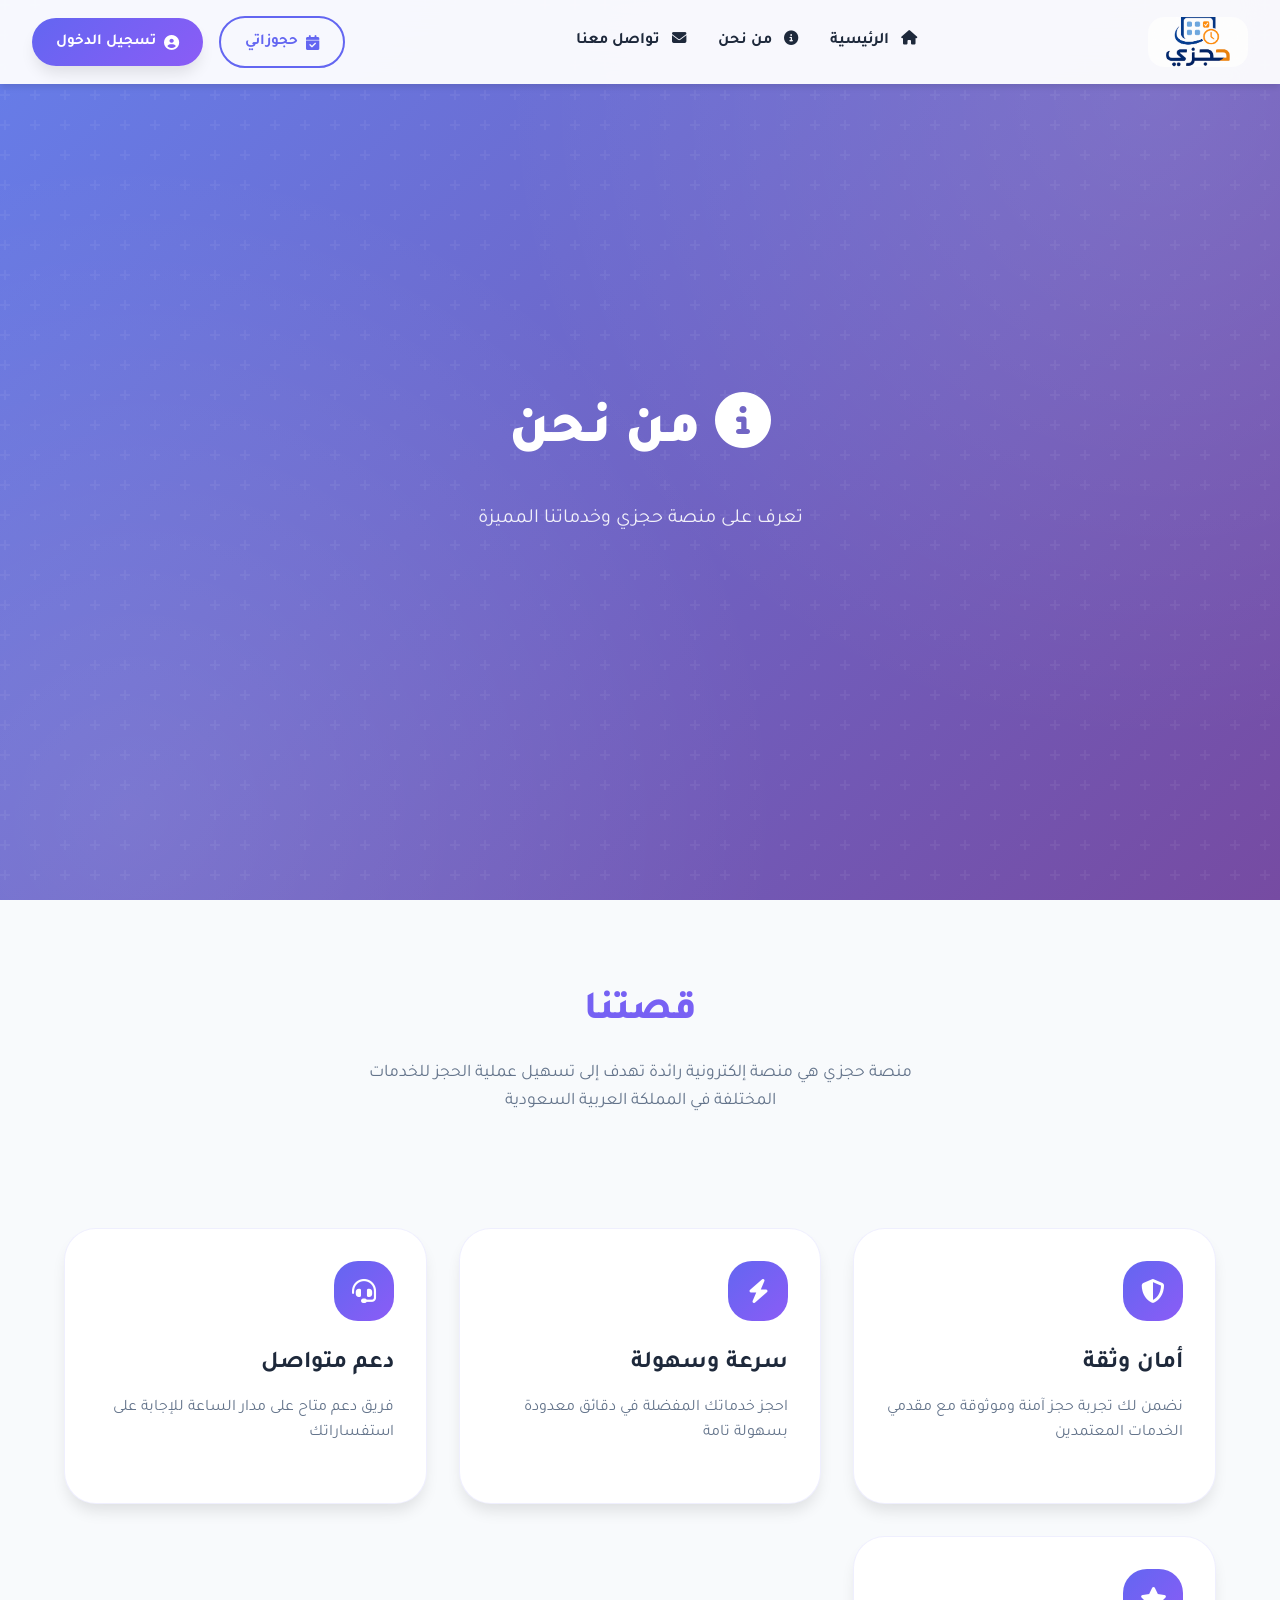
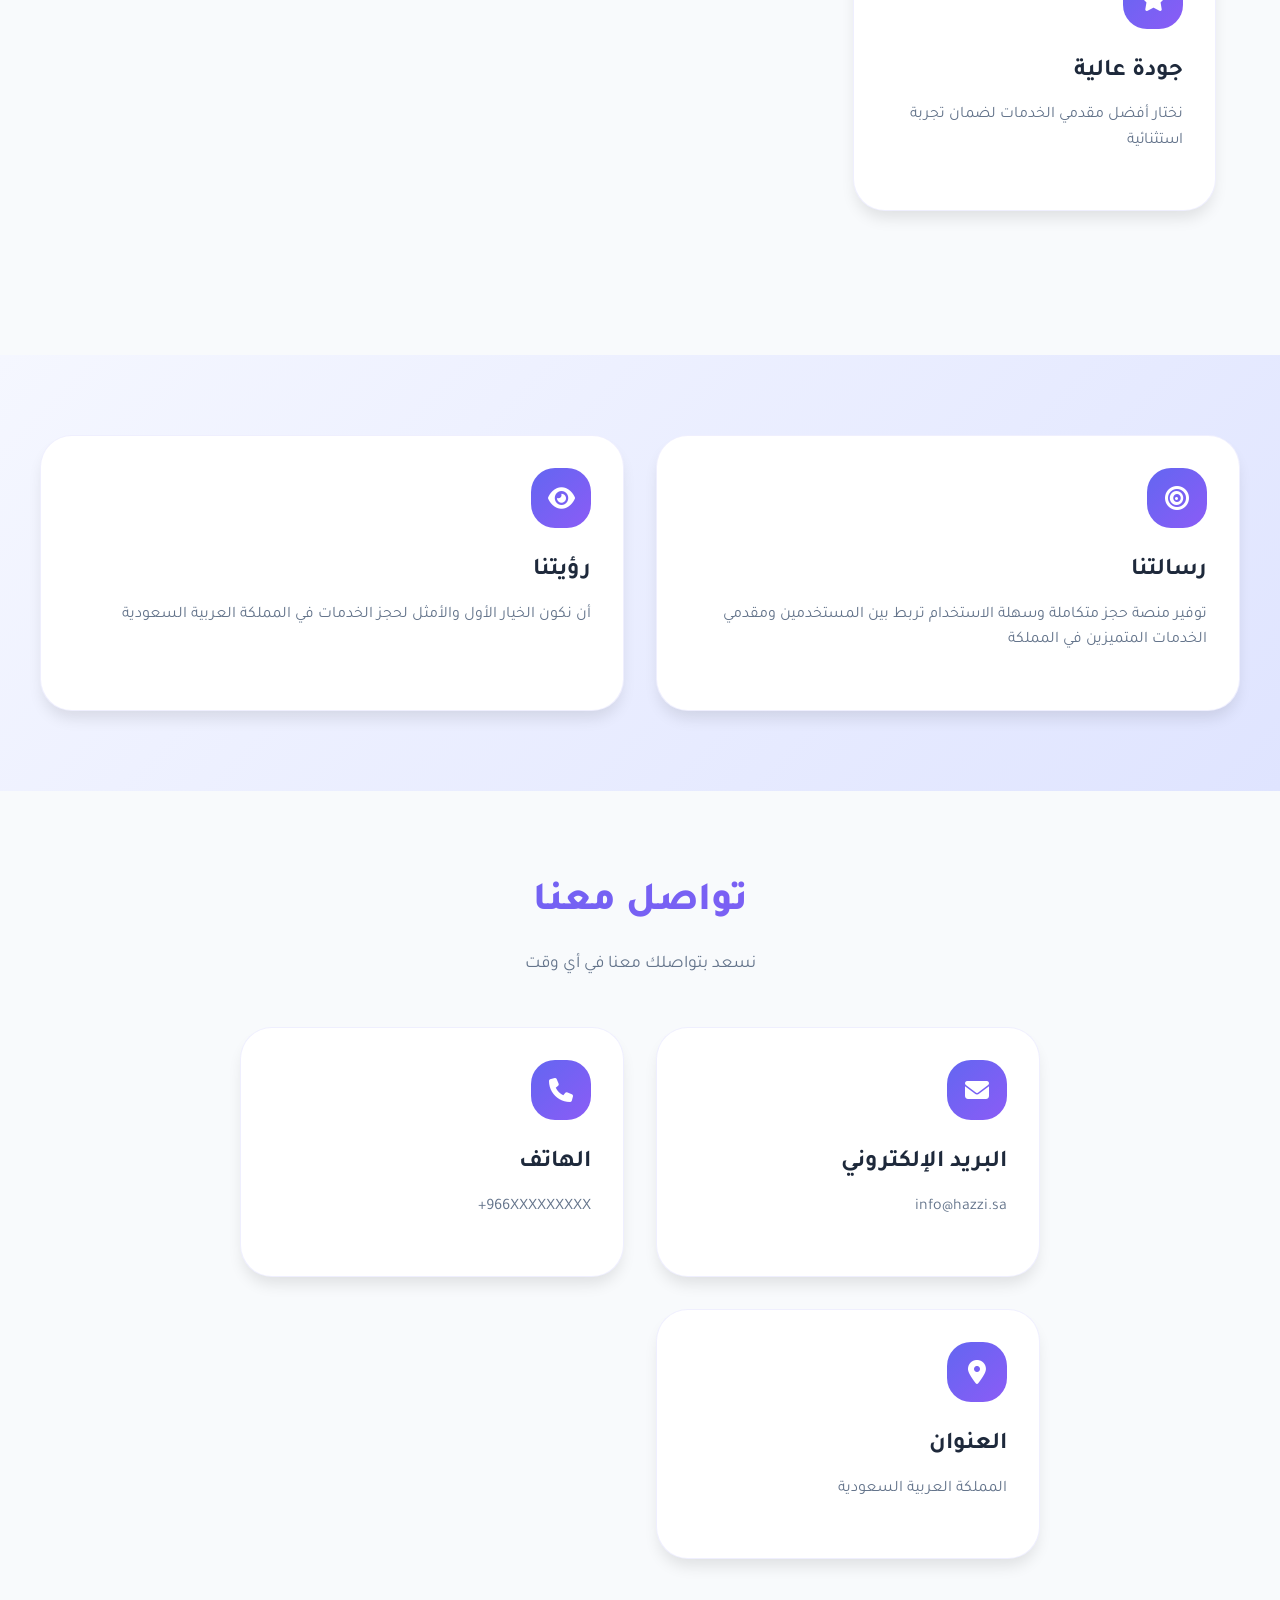
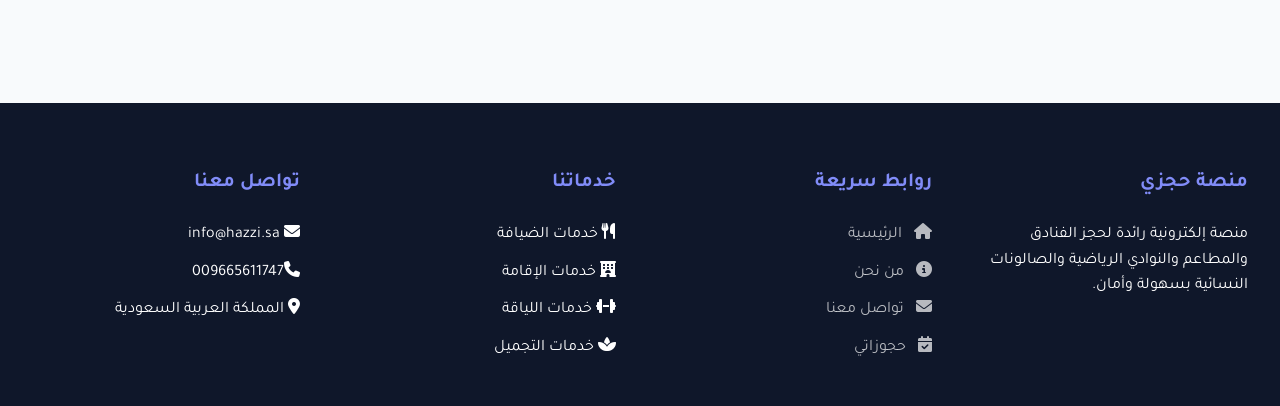
<file: aboutus.html>
<!-- =========================================
     صفحة "من نحن" - منصة حجزي
     تعرض معلومات عن المنصة ورسالتها ورؤيتها
     بالإضافة إلى وسائل التواصل وروابط الموقع.
     ========================================= -->
<!DOCTYPE html>
<html lang="ar" dir="rtl"><!-- تعريف نوع المستند HTML5 وتحديد أن لغة الصفحة العربية واتجاهها من اليمين إلى اليسار -->
<head>
    <meta charset="UTF-8"><!-- دعم اللغة العربية وترميز UTF-8 -->
    <meta name="viewport" content="width=device-width, initial-scale=1.0"><!-- جعل الصفحة متوافقة مع الهواتف والأجهزة اللوحية -->
    <meta name="description" content="تعرف على منصة حجزي - منصة إلكترونية لحجز الخدمات"><!-- وصف الصفحة لمحركات البحث -->
    <title>من نحن - حجزي</title>
    <link rel="stylesheet" href="https://cdnjs.cloudflare.com/ajax/libs/font-awesome/6.4.0/css/all.min.css"><!-- مكتبة Font Awesome الخاصة بالأيقونات -->
    <link rel="stylesheet" href="style.css"><!-- استدعاء ملف التصميم الرئيسي -->
    <script src="auth-state.js"></script><!-- ملف إدارة حالة تسجيل دخول المستخدم -->
</head>
<body>
    <!------------------------------------------------------------------------------>
    <!-- شريط التنقل الرئيسي للموقع -->
    <!-- Dynamic Navbar -->
    <nav class="modern-navbar" id="navbar">
        <div class="nav-container">
            <a href="index.html" class="nav-logo">
                <img src="logo.png" alt="حجزي">

            </a>
            <!-- روابط التنقل الرئيسية -->
            <ul class="nav-links">
                <li><a href="index.html"><i class="fas fa-home"></i> الرئيسية</a></li>
                <li><a href="aboutus.html"><i class="fas fa-info-circle"></i> من نحن</a></li>
                <li><a href="contactus.html"><i class="fas fa-envelope"></i> تواصل معنا</a></li>
            </ul>
            <!-- أزرار تسجيل الدخول وحجوزاتي -->
            <div class="nav-actions">
                <a href="dashboard.html" class="nav-btn nav-btn-secondary">
                    <i class="fas fa-calendar-check"></i> حجوزاتي
                </a>
                <a href="login.html" class="nav-btn nav-btn-primary auth-login-btn">
                    <i class="fas fa-user-circle"></i> تسجيل الدخول
                </a>
            </div>
            <!------------------------------------------------------------------------------>
            <!-- زر القائمة الجانبية للشاشات الصغيرة -->
            <div class="hamburger" id="hamburger">
                <span></span>
                <span></span>
                <span></span>
            </div>
        </div>
    </nav>
    <!------------------------------------------------------------------------------>
    <!-- القائمة الجانبية المنسدلة للأجهزة المحمولة -->
    <!-- Mobile Menu -->
    <div class="mobile-menu" id="mobileMenu">
        <a href="home.html"><i class="fas fa-home"></i> الرئيسية</a>
        <a href="aboutus.html"><i class="fas fa-info-circle"></i> من نحن</a>
        <a href="contactus.html"><i class="fas fa-envelope"></i> تواصل معنا</a>
        <a href="dashboard.html"><i class="fas fa-calendar-check"></i> حجوزاتي</a>
        <a href="login.html" class="mobile-auth-login-btn"><i class="fas fa-user-circle"></i> تسجيل الدخول</a>
    </div>
    <!------------------------------------------------------------------------------>
    <!-- القسم الرئيسي الذي يعرض عنوان الصفحة ووصفها -->
    <!-- Hero Section -->
    <section class="hero-section" style="background: linear-gradient(135deg, #667eea 0%, #764ba2 100%);">
        <div class="hero-content">
            <h1 class="hero-title"><i class="fas fa-info-circle"></i> من نحن</h1>
            <p class="hero-subtitle">تعرف على منصة حجزي وخدماتنا المميزة</p>
        </div>
    </section>
    <!------------------------------------------------------------------------------>
    <!-- قسم التعريف بالمنصة وقصتها والخدمات التي تقدمها -->
    <!-- About Content -->
    <section class="section">
        <div class="section-header">
            <h2 class="section-title">قصتنا</h2>
            <p class="section-subtitle">منصة حجزي هي منصة إلكترونية رائدة تهدف إلى تسهيل عملية الحجز للخدمات المختلفة في المملكة العربية السعودية</p>
        </div>
        <div class="cards-container">
            <div class="cards-grid">
                <div class="modern-card hover-lift">
                    <div class="card-icon">
                        <i class="fas fa-shield-alt"></i>
                    </div>
                    <h3 class="card-title">أمان وثقة</h3>
                    <p class="card-description">نضمن لك تجربة حجز آمنة وموثوقة مع مقدمي الخدمات المعتمدين</p>
                </div>
                <div class="modern-card hover-lift">
                    <div class="card-icon">
                        <i class="fas fa-bolt"></i>
                    </div>
                    <h3 class="card-title">سرعة وسهولة</h3>
                    <p class="card-description">احجز خدماتك المفضلة في دقائق معدودة بسهولة تامة</p>
                </div>
                <div class="modern-card hover-lift">
                    <div class="card-icon">
                        <i class="fas fa-headset"></i>
                    </div>
                    <h3 class="card-title">دعم متواصل</h3>
                    <p class="card-description">فريق دعم متاح على مدار الساعة للإجابة على استفساراتك</p>
                </div>
                <div class="modern-card hover-lift">
                    <div class="card-icon">
                        <i class="fas fa-star"></i>
                    </div>
                    <h3 class="card-title">جودة عالية</h3>
                    <p class="card-description">نختار أفضل مقدمي الخدمات لضمان تجربة استثنائية</p>
                </div>
            </div>
        </div>
    </section>
    <!------------------------------------------------------------------------------>
    <!-- قسم الرسالة والرؤية الخاصة بمنصة حجزي -->
    <!-- Mission & Vision -->
    <section class="section" style="background: linear-gradient(135deg, #f5f7ff 0%, #dfe4ff 100%);">
        <!-- بطاقات تعرض أبرز مميزات منصة حجزي -->
        <div class="cards-grid" style="max-width: 1200px; margin: 0 auto;">
            <div class="modern-card">
                <div class="card-icon">
                    <i class="fas fa-bullseye"></i>
                </div>
                <h3 class="card-title">رسالتنا</h3>
                <p class="card-description">توفير منصة حجز متكاملة وسهلة الاستخدام تربط بين المستخدمين ومقدمي الخدمات المتميزين في المملكة</p>
            </div>
            <div class="modern-card">
                <div class="card-icon">
                    <i class="fas fa-eye"></i>
                </div>
                <h3 class="card-title">رؤيتنا</h3>
                <p class="card-description">أن نكون الخيار الأول والأمثل لحجز الخدمات في المملكة العربية السعودية</p>
            </div>
        </div>
    </section>
    <!------------------------------------------------------------------------------>
    <!-- قسم معلومات التواصل مع إدارة المنصة -->
    <!-- Contact Info -->
    <section class="section">
        <div class="section-header">
            <h2 class="section-title">تواصل معنا</h2>
            <p class="section-subtitle">نسعد بتواصلك معنا في أي وقت</p>
        </div>
        <div class="cards-grid" style="max-width: 800px; margin: 0 auto;">
            <div class="modern-card">
                <div class="card-icon">
                    <i class="fas fa-envelope"></i>
                </div>
                <h3 class="card-title">البريد الإلكتروني</h3>
                <p class="card-description">info@hazzi.sa</p>
            </div>
            <div class="modern-card">
                <div class="card-icon">
                    <i class="fas fa-phone"></i>
                </div>
                <h3 class="card-title">الهاتف</h3>
                <p class="card-description">966XXXXXXXXX+</p>
            </div>
            <div class="modern-card">
                <div class="card-icon">
                    <i class="fas fa-map-marker-alt"></i>
                </div>
                <h3 class="card-title">العنوان</h3>
                <p class="card-description">المملكة العربية السعودية</p>
            </div>
        </div>
    </section>
    <!------------------------------------------------------------------------------>
    <!-- تذييل الصفحة ويحتوي على روابط ومعلومات التواصل -->
    <!-- Modern Footer -->
    <footer class="modern-footer">
        <div class="footer-content">
            <div class="footer-section">
                <h3>منصة حجزي</h3>
                <p>منصة إلكترونية رائدة لحجز الفنادق والمطاعم والنوادي الرياضية والصالونات النسائية بسهولة وأمان.</p>
               
            </div>
            <div class="footer-section">
                <h3>روابط سريعة</h3>
                <ul class="footer-links">
                    <li><a href="index.html"><i class="fas fa-home"></i> الرئيسية</a></li>
                    <li><a href="aboutus.html"><i class="fas fa-info-circle"></i> من نحن</a></li>
                    <li><a href="contactus.html"><i class="fas fa-envelope"></i> تواصل معنا</a></li>
                    <li><a href="dashboard.html"><i class="fas fa-calendar-check"></i> حجوزاتي</a></li>
                </ul>
            </div>
            <div class="footer-section">
                <h3>خدماتنا</h3>
                <ul class="footer-links">
             <li><i class="fas fa-utensils"></i> خدمات الضيافة</a></li>
                    <li><i class="fas fa-hotel"></i> خدمات الإقامة</a></li>
                    <li><i class="fas fa-dumbbell"></i> خدمات اللياقة</a></li>
                    <li><i class="fas fa-spa"></i> خدمات التجميل</a></li>
                </ul>
            </div>
            <div class="footer-section">
                <h3>تواصل معنا</h3>
                <ul class="footer-links">
                    <li><i class="fas fa-envelope"></i> info@hazzi.sa</li>
                    <li><i class="fas fa-phone"></i>009665611747</li>
                    <li><i class="fas fa-map-marker-alt"></i> المملكة العربية السعودية</li>
                </ul>
            </div>
        </div>
       
    </footer>
    <!-- تحميل ملف JavaScript المسؤول عن الوظائف العامة للموقع
     مثل القائمة المتجاوبة والتنقل بين الصفحات -->

    <script src="script.js"></script>
</body>
</html>
</file>
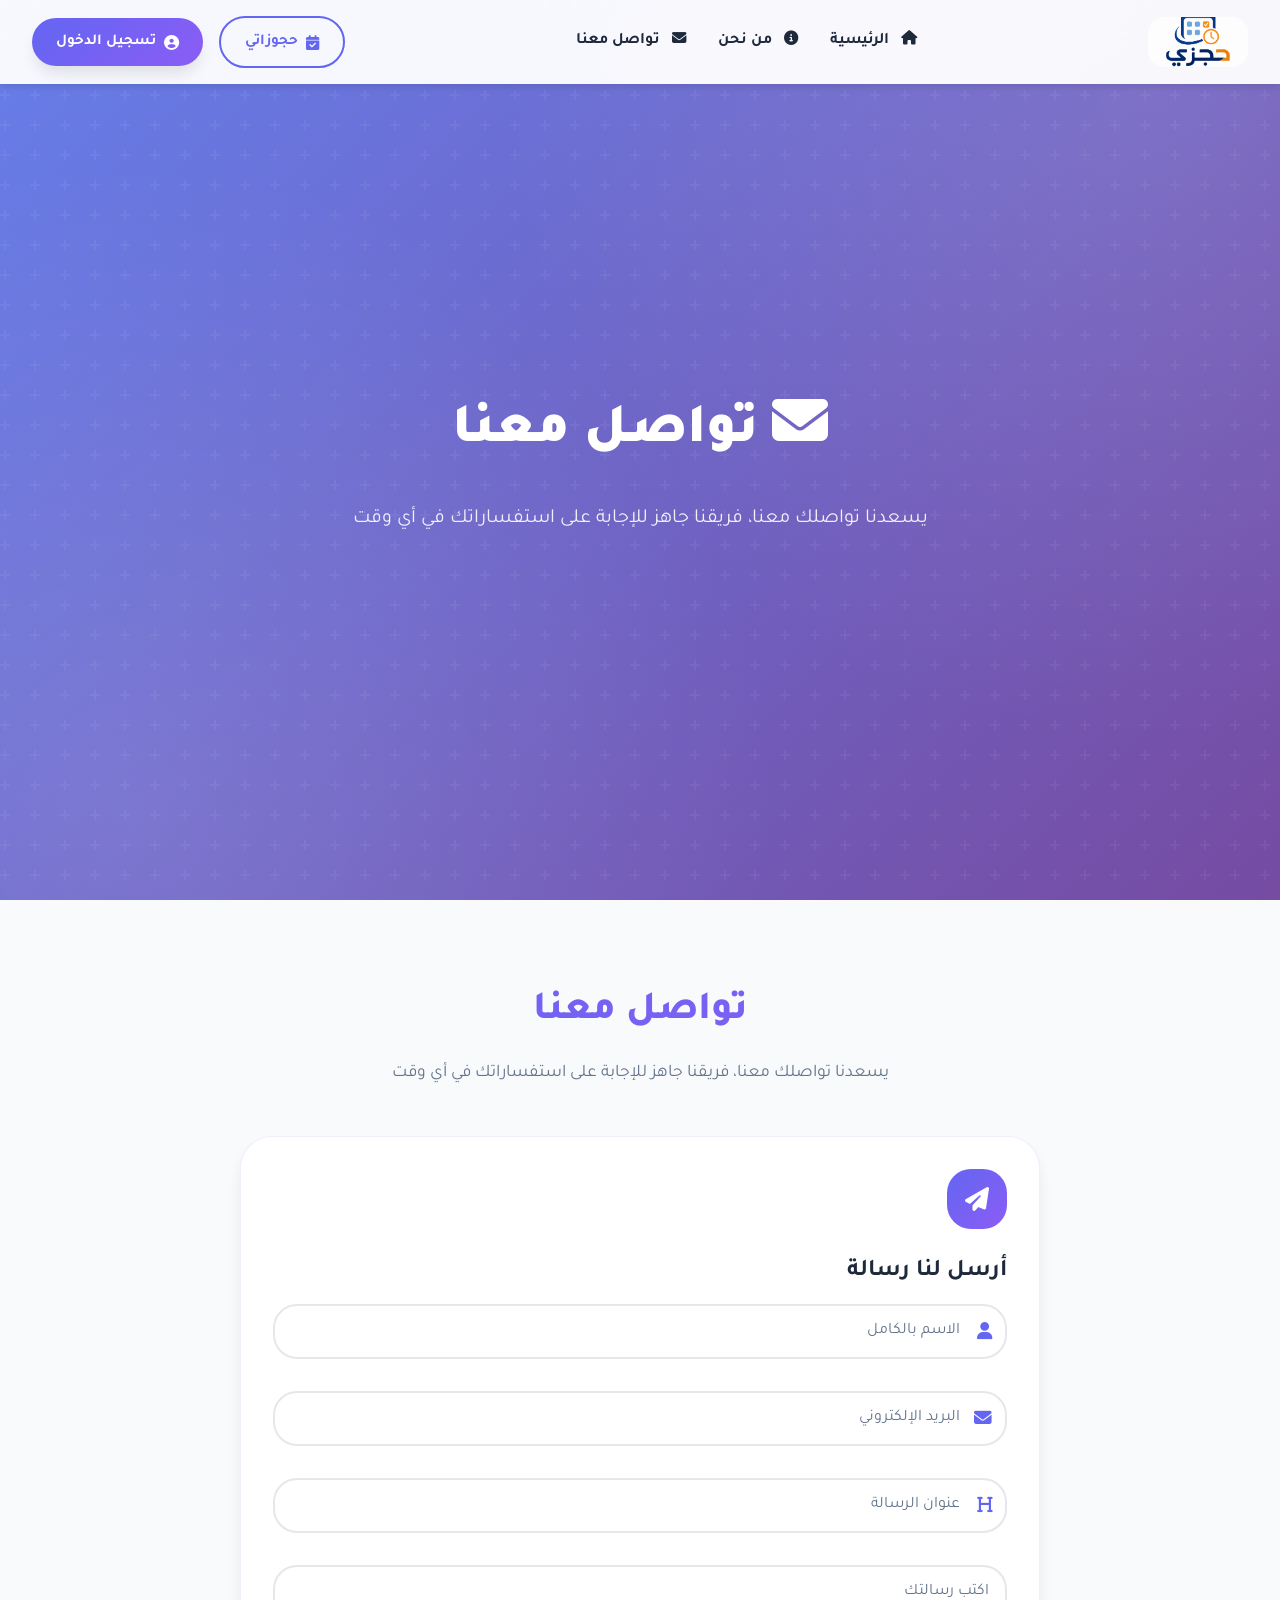
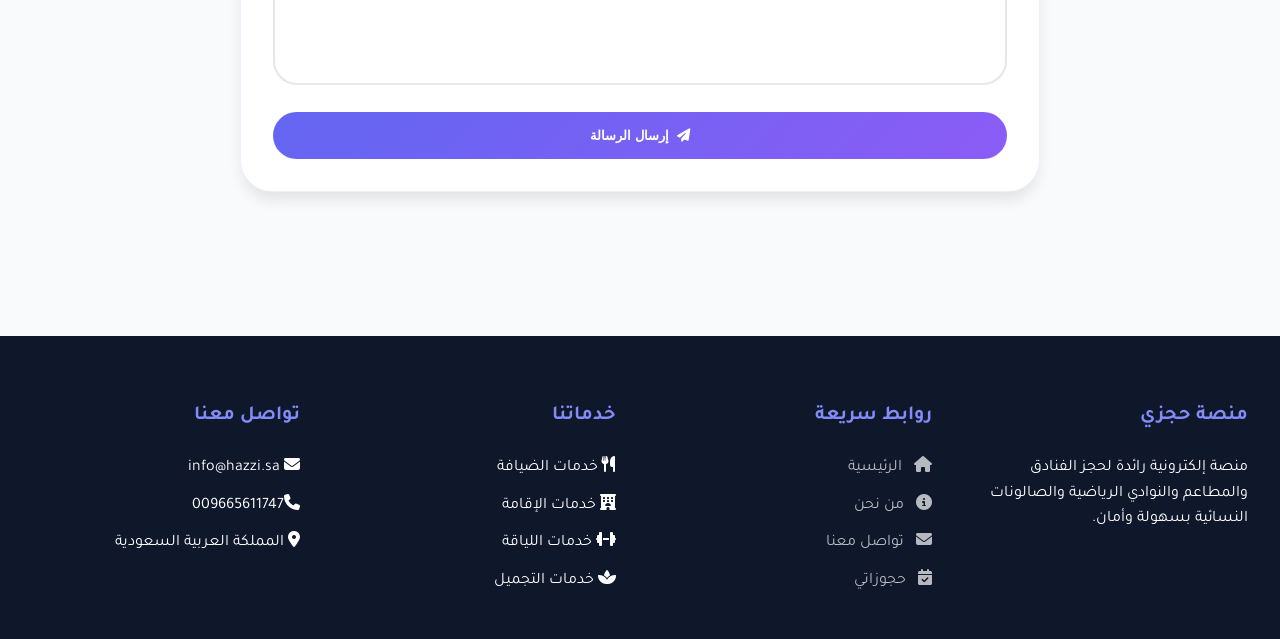
<file: contactus.html>
<!-- =====================================================
     صفحة تواصل معنا
     تتيح للمستخدم التواصل مع إدارة المنصة من خلال
     نموذج مخصص لإرسال الاستفسارات أو الملاحظات،
     كما تحتوي على معلومات التواصل وروابط الخدمات
     لتسهيل الوصول إلى مختلف أقسام المنصة.
===================================================== -->
<!DOCTYPE html>
<html lang="ar" dir="rtl"><!-- تعريف نوع المستند HTML5 وتحديد أن لغة الصفحة العربية واتجاهها من اليمين إلى اليسار -->

<head>
    <meta charset="UTF-8"><!-- دعم اللغة العربية وترميز UTF-8 -->
    <meta name="viewport" content="width=device-width, initial-scale=1.0">
    <!-- جعل الصفحة متوافقة مع الهواتف والأجهزة اللوحية -->
    <!-- عنوان الصفحة -->
    <meta name="description" content="تواصل معنا - منصة حجزي"><!-- وصف الصفحة لمحركات البحث -->
    <title>تواصل معنا - حجزي</title>
    <!-- مكتبة Font Awesome الخاصة بالأيقونات -->
    <link rel="stylesheet" href="https://cdnjs.cloudflare.com/ajax/libs/font-awesome/6.4.0/css/all.min.css">
    <!-- مكتبة Font Awesome الخاصة بالأيقونات -->
    <link rel="stylesheet" href="style.css"><!-- استدعاء ملف التصميم الرئيسي -->
    <script src="auth-state.js"></script><!-- ملف إدارة حالة تسجيل دخول المستخدم -->

</head>

<body>
    <!------------------------------------------------------------------------------>
    <!-- شريط التنقل الرئيسي للموقع -->
    <!-- Dynamic Navbar -->
    <nav class="modern-navbar" id="navbar">
        <div class="nav-container">
            <a href="index.html" class="nav-logo">
                <img src="logo.png" alt="حجزي">

            </a>
            <!-- روابط التنقل الرئيسية -->
            <ul class="nav-links">
                <li><a href="index.html"><i class="fas fa-home"></i> الرئيسية</a></li>
                <li><a href="aboutus.html"><i class="fas fa-info-circle"></i> من نحن</a></li>
                <li><a href="contactus.html"><i class="fas fa-envelope"></i> تواصل معنا</a></li>
            </ul>
            <div class="nav-actions"><!-- أزرار تسجيل الدخول وحجوزاتي -->
                <a href="dashboard.html" class="nav-btn nav-btn-secondary">
                    <i class="fas fa-calendar-check"></i> حجوزاتي
                </a>
                <a href="login.html" class="nav-btn nav-btn-primary auth-login-btn">
                    <i class="fas fa-user-circle"></i> تسجيل الدخول
                </a>
            </div>
            <!------------------------------------------------------------------------------>
            <!-- زر القائمة الجانبية للشاشات الصغيرة -->
            <div class="hamburger" id="hamburger">
                <span></span>
                <span></span>
                <span></span>
            </div>
        </div>
    </nav>
    <!------------------------------------------------------------------------------>
    <!-- القائمة الجانبية المنسدلة للأجهزة المحمولة -->
    <!-- Mobile Menu -->
    <div class="mobile-menu" id="mobileMenu">
        <a href="home.html"><i class="fas fa-home"></i> الرئيسية</a>
        <a href="aboutus.html"><i class="fas fa-info-circle"></i> من نحن</a>
        <a href="contactus.html"><i class="fas fa-envelope"></i> تواصل معنا</a>
        <a href="dashboard.html"><i class="fas fa-calendar-check"></i> حجوزاتي</a>
        <a href="login.html" class="mobile-auth-login-btn"><i class="fas fa-user-circle"></i> تسجيل الدخول</a>
    </div>
    <!------------------------------------------------------------------------------>
    <!-- القسم الرئيسي الذي يعرض عنوان الصفحة -->
    <!-- Hero Section -->
    <section class="hero-section" style="background: linear-gradient(135deg, #667eea 0%, #764ba2 100%);">
        <div class="hero-content">
            <h1 class="hero-title"><i class="fas fa-envelope"></i> تواصل معنا</h1>
            <p class="hero-subtitle">يسعدنا تواصلك معنا، فريقنا جاهز للإجابة على استفساراتك في أي وقت</p>
        </div>
    </section>

    <!------------------------------------------------------------------------------>
    <!-- Contact Form Section -->
    <!-- قسم نموذج التواصل -->
    <section class="section">
        <div class="section-header">
            <h2 class="section-title">تواصل معنا</h2>
            <p class="section-subtitle">يسعدنا تواصلك معنا، فريقنا جاهز للإجابة على استفساراتك في أي وقت</p>
        </div>
        <div class="cards-grid" style="max-width: 800px; margin: 0 auto;">
            <!-- بطاقة نموذج إرسال الرسائل -->
            <div class="modern-card animate-scale">
                <div class="card-icon">
                    <i class="fas fa-paper-plane"></i>
                </div>
                <h3 class="card-title">أرسل لنا رسالة</h3>
                <!-- نموذج التواصل مع إدارة المنصة -->
                <form id="contactForm" style="display: flex; flex-direction: column; gap: 1rem;">

                    <!-- حقل إدخال اسم المستخدم -->
                    <div class="input-wrapper">
                        <i class="fas fa-user"></i>
                        <input type="text" id="contactName" class="form-input" placeholder="الاسم بالكامل" required>
                    </div>

                    <!-- حقل إدخال البريد الإلكتروني -->
                    <div class="input-wrapper">
                        <i class="fas fa-envelope"></i>
                        <input type="email" id="contactEmail" class="form-input" placeholder="البريد الإلكتروني"
                            required>
                    </div>

                    <!-- حقل عنوان الرسالة -->
                    <div class="input-wrapper">
                        <i class="fas fa-heading"></i>
                        <input type="text" id="contactSubject" class="form-input" placeholder="عنوان الرسالة" required>
                    </div>

                    <!-- حقل نص الرسالة -->
                    <div>
                        <textarea id="contactMessage" class="form-textarea" placeholder="اكتب رسالتك"
                            required></textarea>
                    </div>

                    <!-- زر إرسال الرسالة -->
                    <button type="submit" class="card-btn"><i class="fas fa-paper-plane"></i> إرسال الرسالة</button>
                </form>
            </div>
        </div>
    </section>
    <!------------------------------------------------------------------------------>
    <!-- Modern Footer --><!-- تذييل الصفحة -->
    <footer class="modern-footer">
        <div class="footer-content">
            <div class="footer-section">
                <h3>منصة حجزي</h3>
                <p>منصة إلكترونية رائدة لحجز الفنادق والمطاعم والنوادي الرياضية والصالونات النسائية بسهولة وأمان.</p>

            </div>
            <div class="footer-section">
                <h3>روابط سريعة</h3>
                <ul class="footer-links">
                    <li><a href="index.html"><i class="fas fa-home"></i> الرئيسية</a></li>
                    <li><a href="aboutus.html"><i class="fas fa-info-circle"></i> من نحن</a></li>
                    <li><a href="contactus.html"><i class="fas fa-envelope"></i> تواصل معنا</a></li>
                    <li><a href="dashboard.html"><i class="fas fa-calendar-check"></i> حجوزاتي</a></li>
                </ul>
            </div>
            <div class="footer-section">
                <h3>خدماتنا</h3>
                <ul class="footer-links">
             <li><i class="fas fa-utensils"></i> خدمات الضيافة</a></li>
                    <li><i class="fas fa-hotel"></i> خدمات الإقامة</a></li>
                    <li><i class="fas fa-dumbbell"></i> خدمات اللياقة</a></li>
                    <li><i class="fas fa-spa"></i> خدمات التجميل</a></li>
                </ul>
            </div>
            <div class="footer-section">
                <h3>تواصل معنا</h3>
                <ul class="footer-links">
                    <li><i class="fas fa-envelope"></i> info@hazzi.sa</li>
                    <li><i class="fas fa-phone"></i>009665611747</li>
                    <li><i class="fas fa-map-marker-alt"></i> المملكة العربية السعودية</li>
                </ul>
            </div>
        </div>

    </footer>

    <script src="script.js"></script>
</body>

</html>
</file>
<file: style.css>
/* ============================================
   MODERN PROFESSIONAL DESIGN - HAZZI PLATFORM
   ============================================ */

@import url('https://fonts.googleapis.com/css2?family=Tajawal:wght@300;400;500;700;800;900&display=swap');
@import url('https://cdnjs.cloudflare.com/ajax/libs/font-awesome/6.4.0/css/all.min.css');

/* ===== CSS VARIABLES ===== */
:root {
    --primary-color: #6366f1;
    --primary-dark: #4f46e5;
    --primary-light: #818cf8;
    --secondary-color: #ec4899;
    --accent-color: #14b8a6;
    --dark-bg: #0f172a;
    --light-bg: #f8fafc;
    --card-bg: #ffffff;
    --text-primary: #1e293b;
    --text-secondary: #64748b;
    --gradient-1: linear-gradient(135deg, #6366f1 0%, #8b5cf6 100%);
    --gradient-2: linear-gradient(135deg, #ec4899 0%, #f43f5e 100%);
    --gradient-3: linear-gradient(135deg, #14b8a6 0%, #06b6d4 100%);
    --shadow-sm: 0 4px 6px -1px rgba(0, 0, 0, 0.1);
    --shadow-md: 0 10px 15px -3px rgba(0, 0, 0, 0.1);
    --shadow-lg: 0 20px 25px -5px rgba(0, 0, 0, 0.1);
    --shadow-xl: 0 25px 50px -12px rgba(0, 0, 0, 0.25);
    --radius-sm: 8px;
    --radius-md: 16px;
    --radius-lg: 24px;
    --radius-xl: 32px;
    --radius-2xl: 48px;
}

/* ===== RESET & BASE STYLES ===== */
* {
    margin: 0;
    padding: 0;
    box-sizing: border-box;
}

html {
    scroll-behavior: smooth;
}

body {
    font-family: 'Tajawal', sans-serif;
    background: var(--light-bg);
    color: var(--text-primary);
    line-height: 1.6;
    overflow-x: hidden;
}

/* ===== DYNAMIC NAVBAR ===== */
.modern-navbar {
    position: fixed;
    top: 0;
    left: 0;
    right: 0;
    background: rgba(255, 255, 255, 0.95);
    backdrop-filter: blur(20px);
    box-shadow: var(--shadow-sm);
    z-index: 1000;
    transition: all 0.3s ease;
    padding: 1rem 2rem;
}

.modern-navbar.scrolled {
    background: rgba(255, 255, 255, 0.98);
    box-shadow: var(--shadow-md);
    padding: 0.75rem 2rem;
}

.nav-container {
    max-width: 1400px;
    margin: 0 auto;
    display: flex;
    justify-content: space-between;
    align-items: center;
}

.nav-logo {
    display: flex;
    align-items: center;
    gap: 12px;
    text-decoration: none;
}

.nav-logo img {
    width: 100px;
    height: 50px;
    border-radius: var(--radius-md);
    object-fit: cover;
}

.nav-logo-text {
    font-size: 1.5rem;
    font-weight: 800;
    background: var(--gradient-1);
    -webkit-background-clip: text;
    -webkit-text-fill-color: transparent;
    background-clip: text;
}

.nav-links {
    display: flex;
    gap: 2rem;
    list-style: none;
}

.nav-links a {
    text-decoration: none;
    color: var(--text-primary);
    font-weight: 600;
    font-size: 1rem;
    transition: all 0.3s ease;
    position: relative;
    padding: 0.5rem 0;
}

.nav-links a::after {
    content: '';
    position: absolute;
    bottom: 0;
    left: 0;
    width: 0;
    height: 2px;
    background: var(--gradient-1);
    transition: width 0.3s ease;
}

.nav-links a:hover::after {
    width: 100%;
}

.nav-links a:hover {
    color: var(--primary-color);
}

.nav-links a i {
    margin-left: 8px;
    font-size: 0.9rem;
}

.nav-actions {
    display: flex;
    gap: 1rem;
    align-items: center;
}

.nav-btn {
    padding: 0.75rem 1.5rem;
    border: none;
    border-radius: var(--radius-2xl);
    font-weight: 700;
    font-size: 0.95rem;
    cursor: pointer;
    transition: all 0.3s ease;
    text-decoration: none;
    display: inline-flex;
    align-items: center;
    gap: 8px;
}

.nav-btn-primary {
    background: var(--gradient-1);
    color: white;
    box-shadow: var(--shadow-md);
}

.nav-btn-primary:hover {
    transform: translateY(-2px);
    box-shadow: var(--shadow-lg);
}

.nav-btn-secondary {
    background: transparent;
    color: var(--primary-color);
    border: 2px solid var(--primary-color);
}

.nav-btn-secondary:hover {
    background: var(--primary-color);
    color: white;
}

/* Hamburger Menu */
.hamburger {
    display: none;
    flex-direction: column;
    gap: 5px;
    cursor: pointer;
    padding: 10px;
    z-index: 1001;
}

.hamburger span {
    width: 25px;
    height: 3px;
    background: var(--text-primary);
    border-radius: 3px;
    transition: all 0.3s ease;
}

.hamburger.active span:nth-child(1) {
    transform: rotate(45deg) translate(5px, 5px);
}

.hamburger.active span:nth-child(2) {
    opacity: 0;
}

.hamburger.active span:nth-child(3) {
    transform: rotate(-45deg) translate(7px, -6px);
}

/* Mobile Menu */
.mobile-menu {
    display: none;
    position: fixed;
    top: 0;
    left: -100%;
    width: min(92vw, 360px);
    height: 100vh;
    background: rgba(255, 255, 255, 0.98);
    backdrop-filter: blur(24px);
    z-index: 999;
    transition: left 0.35s ease;
    flex-direction: column;
    padding: 1.25rem;
    box-shadow: var(--shadow-xl);
}

.mobile-menu.active {
    left: 0;
}

.mobile-menu-header {
    display: flex;
    justify-content: space-between;
    align-items: center;
    margin-bottom: 1.2rem;
}

.mobile-menu-title {
    font-size: 1.1rem;
    font-weight: 800;
    color: var(--primary-color);
}

.mobile-menu-close {
    width: 42px;
    height: 42px;
    border: none;
    border-radius: 999px;
    background: var(--light-bg);
    color: var(--text-primary);
    display: inline-flex;
    align-items: center;
    justify-content: center;
    cursor: pointer;
}

.mobile-menu-links {
    display: flex;
    flex-direction: column;
    gap: 0.7rem;
}

.mobile-menu-link {
    display: flex;
    align-items: center;
    gap: 0.75rem;
    padding: 0.9rem 1rem;
    border-radius: 16px;
    font-size: 1rem;
    font-weight: 700;
    color: var(--text-primary);
    text-decoration: none;
    background: transparent;
    transition: all 0.2s ease;
}

.mobile-menu-link:hover,
.mobile-menu-link:focus {
    background: linear-gradient(135deg, rgba(99, 102, 241, 0.12), rgba(139, 92, 246, 0.14));
    color: var(--primary-color);
    transform: translateX(-2px);
}

.mobile-menu-link i {
    width: 24px;
    text-align: center;
    font-size: 1rem;
}

.mobile-menu-actions {
    margin-top: 1rem;
    display: flex;
    flex-direction: column;
    gap: 0.7rem;
}

.mobile-menu-action {
    display: inline-flex;
    align-items: center;
    justify-content: center;
    gap: 0.5rem;
    padding: 0.9rem 1rem;
    border-radius: 999px;
    text-decoration: none;
    font-weight: 800;
}

.mobile-menu-action.primary {
    color: white;
    background: var(--gradient-1);
}

.mobile-menu-action.secondary {
    color: var(--primary-color);
    background: rgba(99, 102, 241, 0.08);
}

/* ===== Chatbot Widget ===== */
.chatbot-widget {
    position: fixed;
    bottom: 0;
    right: 0;
    z-index: 2000;
    display: flex;
    flex-direction: column-reverse;
    align-items: flex-end;
    gap: 0.75rem;
    pointer-events: none;
    padding: 12px;
}

.chatbot-toggle {
    pointer-events: auto;
    border: none;
    border-radius: 999px;
    padding: 0.85rem 1rem;
    background: var(--gradient-1);
    color: white;
    font-weight: 700;
    font-size: 0.95rem;
    display: inline-flex;
    align-items: center;
    gap: 0.65rem;
    box-shadow: var(--shadow-lg);
    cursor: pointer;
    transition: transform 0.2s ease, box-shadow 0.2s ease;
}

.chatbot-toggle:hover {
    transform: translateY(-2px);
}

.chatbot-panel {
    width: min(340px, calc(100vw - 32px));
    max-height: 560px;
    background: white;
    border-radius: 24px;
    box-shadow: var(--shadow-xl);
    overflow: hidden;
    opacity: 0;
    visibility: hidden;
    transform: translateY(20px);
    transform-origin: bottom right;
    transition: opacity 0.3s ease, transform 0.3s ease, visibility 0.3s ease;
    pointer-events: auto;
    align-self: flex-end;
}

.chatbot-panel.open {
    opacity: 1;
    visibility: visible;
    transform: translateY(-20px);
}

.chatbot-header {
    display: flex;
    align-items: center;
    justify-content: space-between;
    gap: 1rem;
    padding: 1rem 1rem 0.75rem;
    background: linear-gradient(135deg, rgba(99,102,241,0.12), rgba(59,130,246,0.18));
}

.chatbot-title {
    display: flex;
    align-items: center;
    gap: 0.85rem;
}

.chatbot-title i {
    width: 42px;
    height: 42px;
    display: inline-flex;
    align-items: center;
    justify-content: center;
    border-radius: 50%;
    background: var(--primary-color);
    color: white;
    font-size: 1rem;
}

.chatbot-title strong {
    display: block;
    font-size: 1rem;
    color: var(--text-primary);
}

.chatbot-title p {
    margin-top: 0.35rem;
    font-size: 0.88rem;
    color: var(--text-secondary);
}

.chatbot-close {
    pointer-events: auto;
    border: none;
    background: transparent;
    font-size: 1.35rem;
    color: var(--text-primary);
    cursor: pointer;
}

.chatbot-body {
    display: flex;
    flex-direction: column;
    gap: 0.75rem;
    padding: 0 1rem 1rem;
}

.chatbot-history {
    display: flex;
    flex-direction: column;
    gap: 0.65rem;
    max-height: 220px;
    overflow-y: auto;
    padding-right: 0.25rem;
}

.chatbot-message {
    display: inline-flex;
    max-width: 100%;
}

.bot-message {
    justify-content: flex-start;
}

.user-message {
    justify-content: flex-end;
}

.message-text {
    padding: 0.85rem 1rem;
    border-radius: 18px;
    font-size: 0.92rem;
    line-height: 1.5;
    box-shadow: var(--shadow-sm);
    background: #f8fafc;
    color: var(--text-primary);
    word-break: break-word;
}

.user-message .message-text {
    background: var(--primary-color);
    color: white;
}

.chatbot-question-list {
    display: grid;
    grid-template-columns: 1fr;
    gap: 0.55rem;
    max-height: 200px;
    overflow-y: auto;
    padding-bottom: 0.35rem;
}

.chatbot-question-btn {
    width: 100%;
    border: none;
    border-radius: 14px;
    background: #f3f4ff;
    color: var(--text-primary);
    text-align: right;
    padding: 0.85rem 1rem;
    cursor: pointer;
    font-size: 0.93rem;
    transition: transform 0.2s ease, background 0.2s ease;
}

.chatbot-question-btn:hover {
    background: #e0e7ff;
    transform: translateX(-2px);
}

.chatbot-footer {
    padding: 0 1rem 1rem;
    display: flex;
    justify-content: flex-end;
}

.chatbot-clear {
    pointer-events: auto;
    border: none;
    border-radius: 999px;
    padding: 0.85rem 1rem;
    background: rgba(99,102,241,0.1);
    color: var(--primary-color);
    font-weight: 700;
    cursor: pointer;
}

.chatbot-clear:hover {
    background: rgba(99,102,241,0.2);
}

@media (max-width: 768px) {
    .chatbot-widget {
        bottom: 16px;
        right: 16px;
        left: auto;
        align-items: flex-end;
    }

    .chatbot-panel {
        width: min(100%, 380px);
        max-width: 100%;
        max-height: 70vh;
    }
}

@media (max-width: 991px) {
    .modern-navbar {
        padding: 0.85rem 1rem;
    }

    .modern-navbar .nav-links,
    .modern-navbar .nav-actions {
        display: none;
    }

    .hamburger {
        display: flex;
    }

    .mobile-menu {
        display: flex;
    }
}

@media (max-width: 576px) {
    .modern-navbar {
        padding: 0.75rem 0.85rem;
    }

    .nav-logo img {
        width: 84px;
        height: 42px;
    }
}

/* ===== HERO SECTION ===== */
.hero-section {
    min-height: 100vh;
    display: flex;
    align-items: center;
    justify-content: center;
    background:
        radial-gradient(circle at 20% 80%, rgba(99, 102, 241, 0.4) 0%, transparent 50%),
        radial-gradient(circle at 80% 20%, rgba(236, 72, 153, 0.4) 0%, transparent 50%),
        radial-gradient(circle at 40% 40%, rgba(59, 130, 246, 0.3) 0%, transparent 40%),
        radial-gradient(circle at 60% 60%, rgba(168, 85, 247, 0.3) 0%, transparent 40%),
        linear-gradient(135deg, #667eea 0%, #764ba2 100%);
    position: relative;
    overflow: hidden;
    padding: 6rem 2rem 2rem;
}

.hero-section::before {
    content: '';
    position: absolute;
    top: 0;
    left: 0;
    right: 0;
    bottom: 0;
    background-image:
        url("data:image/svg+xml,%3Csvg width='60' height='60' viewBox='0 0 60 60' xmlns='http://www.w3.org/2000/svg'%3E%3Cg fill='none' fill-rule='evenodd'%3E%3Cg fill='%23ffffff' fill-opacity='0.1'%3E%3Cpath d='M36 34v-4h-2v4h-4v2h4v4h2v-4h4v-2h-4zm0-30V0h-2v4h-4v2h4v4h2V6h4V4h-4zM6 34v-4H4v4H0v2h4v4h2v-4h4v-2H6zM6 4V0H4v4H0v2h4v4h2V6h4V4H6z'/%3E%3C/g%3E%3C/g%3E%3C/svg%3E");
    opacity: 0.5;
}

.hero-section::after {
    content: '';
    position: absolute;
    top: -50%;
    left: -50%;
    width: 200%;
    height: 200%;
    background:
        radial-gradient(circle at 30% 70%, rgba(255, 255, 255, 0.1) 0%, transparent 30%),
        radial-gradient(circle at 70% 30%, rgba(255, 255, 255, 0.1) 0%, transparent 30%);
    animation: float 20s ease-in-out infinite;
}

@keyframes float {

    0%,
    100% {
        transform: translate(0, 0) rotate(0deg);
    }

    25% {
        transform: translate(30px, -30px) rotate(90deg);
    }

    50% {
        transform: translate(0, -60px) rotate(180deg);
    }

    75% {
        transform: translate(-30px, -30px) rotate(270deg);
    }
}

.hero-section .blob {
    position: absolute;
    border-radius: 50%;
    filter: blur(60px);
    opacity: 0.6;
    animation: blobMove 15s ease-in-out infinite;
}

.hero-section .blob:nth-child(1) {
    width: 400px;
    height: 400px;
    background: rgba(99, 102, 241, 0.5);
    top: 10%;
    left: 10%;
    animation-delay: 0s;
}

.hero-section .blob:nth-child(2) {
    width: 300px;
    height: 300px;
    background: rgba(236, 72, 153, 0.5);
    top: 60%;
    right: 10%;
    animation-delay: 5s;
}

.hero-section .blob:nth-child(3) {
    width: 350px;
    height: 350px;
    background: rgba(59, 130, 246, 0.5);
    bottom: 10%;
    left: 30%;
    animation-delay: 10s;
}

@keyframes blobMove {

    0%,
    100% {
        transform: translate(0, 0) scale(1);
    }

    33% {
        transform: translate(30px, -50px) scale(1.1);
    }

    66% {
        transform: translate(-20px, 20px) scale(0.9);
    }
}

.hero-content {
    text-align: center;
    color: white;
    z-index: 1;
    max-width: 800px;
}

.hero-title {
    font-size: 3.5rem;
    font-weight: 900;
    margin-bottom: 1.5rem;
    animation: fadeInUp 1s ease;
}

.hero-subtitle {
    font-size: 1.25rem;
    margin-bottom: 2.5rem;
    opacity: 0.9;
    animation: fadeInUp 1s ease 0.2s backwards;
}

.hero-search {
    display: flex;
    gap: 1rem;
    max-width: 600px;
    margin: 0 auto 2rem;
    animation: fadeInUp 1s ease 0.4s backwards;
}

.hero-search input {
    flex: 1;
    padding: 1rem 1.5rem;
    border: none;
    border-radius: var(--radius-2xl);
    font-size: 1rem;
    font-family: 'Tajawal', sans-serif;
    box-shadow: var(--shadow-lg);
}

.hero-search button {
    padding: 1rem 2rem;
    background: var(--gradient-2);
    color: white;
    border: none;
    border-radius: var(--radius-2xl);
    font-weight: 700;
    cursor: pointer;
    transition: all 0.3s ease;
    box-shadow: var(--shadow-lg);
}

.hero-search button:hover {
    transform: translateY(-2px);
    box-shadow: var(--shadow-xl);
}

@keyframes fadeInUp {
    from {
        opacity: 0;
        transform: translateY(30px);
    }

    to {
        opacity: 1;
        transform: translateY(0);
    }
}

/* ===== MODERN CARDS ===== */
.cards-container {
    max-width: 1400px;
    margin: 0 auto;
    padding: 4rem 2rem;
}

.cards-grid {
    display: grid;
    grid-template-columns: repeat(auto-fit, minmax(300px, 1fr));
    gap: 2rem;
}

.modern-card {
    background: var(--card-bg);
    border-radius: var(--radius-xl);
    padding: 2rem;
    box-shadow: var(--shadow-md);
    transition: all 0.4s cubic-bezier(0.175, 0.885, 0.32, 1.275);
    position: relative;
    overflow: hidden;
    border: 1px solid rgba(99, 102, 241, 0.1);
}

.modern-card::before {
    content: '';
    position: absolute;
    top: 0;
    left: 0;
    right: 0;
    height: 4px;
    background: var(--gradient-1);
    transform: scaleX(0);
    transition: transform 0.4s ease;
}

.modern-card:hover::before {
    transform: scaleX(1);
}

.modern-card:hover {
    transform: translateY(-10px);
    box-shadow: var(--shadow-xl);
}

.card-icon {
    width: 60px;
    height: 60px;
    border-radius: var(--radius-lg);
    display: flex;
    align-items: center;
    justify-content: center;
    font-size: 1.5rem;
    margin-bottom: 1.5rem;
    background: var(--gradient-1);
    color: white;
}

.card-image {
    width: 100%;
    height: 200px;
    object-fit: cover;
    border-radius: var(--radius-lg);
    margin-bottom: 1.5rem;
}

.card-title {
    font-size: 1.5rem;
    font-weight: 700;
    margin-bottom: 0.75rem;
    color: var(--text-primary);
}

.card-description {
    color: var(--text-secondary);
    margin-bottom: 1.5rem;
    line-height: 1.6;
}

.card-badge {
    display: inline-block;
    padding: 0.5rem 1rem;
    background: var(--gradient-3);
    color: white;
    border-radius: var(--radius-2xl);
    font-size: 0.85rem;
    font-weight: 600;
    margin-bottom: 1rem;
}

.card-btn {
    width: 100%;
    padding: 1rem;
    background: var(--gradient-1);
    color: white;
    border: none;
    border-radius: var(--radius-lg);
    font-weight: 700;
    cursor: pointer;
    transition: all 0.3s ease;
    text-decoration: none;
    display: inline-flex;
    align-items: center;
    justify-content: center;
    gap: 8px;
}

.card-btn:hover {
    transform: translateY(-2px);
    box-shadow: var(--shadow-lg);
}

.filter-btn {
    padding: 0.6rem 1.2rem;
    border: 2px solid var(--primary-color);
    background: white;
    color: var(--primary-color);
    border-radius: 999px;
    font-weight: 600;
    cursor: pointer;
    transition: all 0.3s ease;
    font-family: 'Tajawal', sans-serif;
}

.filter-btn:hover {
    background: var(--primary-color);
    color: white;
    transform: translateY(-2px);
    box-shadow: var(--shadow-md);
}

.filter-btn.active {
    background: var(--gradient-1);
    color: white;
    border-color: transparent;
}

/* ===== SECTION STYLES ===== */
.section {
    padding: 5rem 2rem;
    max-width: 1400px;
    margin: 0 auto;
}

.section-header {
    text-align: center;
    margin-bottom: 3rem;
}

.section-title {
    font-size: 2.5rem;
    font-weight: 800;
    margin-bottom: 1rem;
    background: var(--gradient-1);
    -webkit-background-clip: text;
    -webkit-text-fill-color: transparent;
    background-clip: text;
}

.section-subtitle {
    color: var(--text-secondary);
    font-size: 1.1rem;
    max-width: 600px;
    margin: 0 auto;
}

/* ===== FOOTER ===== */
.modern-footer {
    background: var(--dark-bg);
    color: white;
    padding: 4rem 2rem 2rem;
    margin-top: 4rem;
}

.footer-content {
    max-width: 1400px;
    margin: 0 auto;
    display: grid;
    grid-template-columns: repeat(auto-fit, minmax(250px, 1fr));
    gap: 3rem;
}

.footer-section h3 {
    font-size: 1.25rem;
    margin-bottom: 1.5rem;
    color: var(--primary-light);
}

.footer-links {
    list-style: none;
}

.footer-links li {
    margin-bottom: 0.75rem;
}

.footer-links a {
    color: rgba(255, 255, 255, 0.7);
    text-decoration: none;
    transition: all 0.3s ease;
}

.footer-links a:hover {
    color: white;
    padding-right: 10px;
}

.footer-links a i {
    margin-left: 8px;
}

.social-links {
    display: flex;
    gap: 1rem;
}

.social-links a {
    width: 45px;
    height: 45px;
    border-radius: 50%;
    background: rgba(255, 255, 255, 0.1);
    display: flex;
    align-items: center;
    justify-content: center;
    color: white;
    text-decoration: none;
    transition: all 0.3s ease;
}

.social-links a:hover {
    background: var(--gradient-1);
    transform: translateY(-5px);
}

.footer-bottom {
    text-align: center;
    padding-top: 2rem;
    margin-top: 2rem;
    border-top: 1px solid rgba(255, 255, 255, 0.1);
    color: rgba(255, 255, 255, 0.5);
}

/* ===== DASHBOARD STYLES ===== */
.dashboard-layout {
    display: flex;
    min-height: 100vh;
    padding-top: 80px;
    position: relative;
}

.dashboard-sidebar {
    width: 280px;
    background: white;
    padding: 2rem 1rem;
    box-shadow: var(--shadow-md);
    position: fixed;
    right: 0;
    top: 80px;
    height: calc(100vh - 80px);
    overflow-y: auto;
    z-index: 1000;
    transition: transform 0.3s ease;
}

.dashboard-sidebar.hidden {
    transform: translateX(100%);
}

.dashboard-main {
    flex: 1;
    padding: 2rem;
    margin-right: 280px;
    transition: margin-right 0.3s ease;
}

.dashboard-main.expanded {
    margin-right: 0;
}

.sidebar-toggle-btn {
    display: none;
    background: var(--gradient-1);
    color: white;
    border: none;
    border-radius: var(--radius-md);
    width: 40px;
    height: 40px;
    font-size: 1.1rem;
    cursor: pointer;
    box-shadow: var(--shadow-md);
    transition: all 0.3s ease;
    align-items: center;
    justify-content: center;
}

.sidebar-toggle-btn:hover {
    transform: scale(1.05);
    box-shadow: var(--shadow-lg);
}

.sidebar-overlay {
    display: none;
    position: fixed;
    top: 0;
    left: 0;
    right: 0;
    bottom: 0;
    background: rgba(0, 0, 0, 0.5);
    z-index: 999;
}

.sidebar-overlay.active {
    display: block;
}

.user-info {
    text-align: center;
    padding: 1.5rem;
    background: var(--gradient-1);
    border-radius: var(--radius-lg);
    margin-bottom: 2rem;
    color: white;
}

.user-info h3 {
    font-size: 1.3rem;
    margin-bottom: 0.5rem;
}

.user-info p {
    opacity: 0.9;
}

.sidebar-menu {
    list-style: none;
}

.sidebar-menu li {
    margin-bottom: 0.5rem;
}

.sidebar-menu a {
    display: flex;
    align-items: center;
    gap: 12px;
    padding: 1rem;
    border-radius: var(--radius-md);
    text-decoration: none;
    color: var(--text-primary);
    transition: all 0.3s ease;
    font-weight: 600;
}

.sidebar-menu a:hover,
.sidebar-menu a.active {
    background: var(--gradient-1);
    color: white;
}

.sidebar-menu a i {
    font-size: 1.1rem;
}

.logout-btn {
    width: 100%;
    padding: 1rem;
    background: var(--gradient-2);
    color: white;
    border: none;
    border-radius: var(--radius-lg);
    font-weight: 700;
    cursor: pointer;
    transition: all 0.3s ease;
    margin-top: 2rem;
}

.logout-btn:hover {
    transform: translateY(-2px);
    box-shadow: var(--shadow-lg);
}

.stats-grid {
    display: grid;
    grid-template-columns: repeat(auto-fit, minmax(200px, 1fr));
    gap: 1.5rem;
    margin-bottom: 2rem;
}

.stat-card {
    background: white;
    padding: 1.5rem;
    border-radius: var(--radius-lg);
    box-shadow: var(--shadow-md);
    text-align: center;
    transition: all 0.3s ease;
}

.stat-card:hover {
    transform: translateY(-5px);
    box-shadow: var(--shadow-lg);
}

.stat-card i {
    font-size: 2rem;
    color: var(--primary-color);
    margin-bottom: 1rem;
}

.stat-card .count {
    font-size: 2rem;
    font-weight: 800;
    color: var(--text-primary);
    margin-bottom: 0.5rem;
}

.stat-card p {
    color: var(--text-secondary);
}

.section-content {
    display: none;
}

.section-content.active {
    display: block;
}

.dashboard-card {
    background: white;
    padding: 1.5rem;
    border-radius: var(--radius-lg);
    box-shadow: var(--shadow-md);
    margin-bottom: 1.5rem;
}

.simple-report-section {
    display: flex;
    flex-direction: column;
    gap: 1rem;
}

.simple-report-card {
    text-align: right;
}

.summary-card {
    border: 1px solid #e5e7eb;
}

.summary-card h3 {
    margin-bottom: 0.75rem;
    color: var(--text-primary);
}

.summary-card p {
    margin: 0;
    color: var(--text-secondary);
    line-height: 1.7;
}

.provider-insight-grid {
    display: grid;
    grid-template-columns: repeat(auto-fit, minmax(220px, 1fr));
    gap: 1rem;
    margin-top: 0.5rem;
}

.provider-insight-card {
    display: flex;
    gap: 1rem;
    align-items: flex-start;
    padding: 1rem;
    border-radius: var(--radius-lg);
    background: linear-gradient(135deg, #ffffff 0%, #f8fafc 100%);
}

.provider-insight-icon {
    width: 48px;
    height: 48px;
    border-radius: 50%;
    display: flex;
    align-items: center;
    justify-content: center;
    background: var(--gradient-1);
    color: white;
    flex-shrink: 0;
}

.provider-insight-icon.accent {
    background: linear-gradient(135deg, #f59e0b 0%, #f97316 100%);
}

.provider-insight-icon.success {
    background: linear-gradient(135deg, #10b981 0%, #059669 100%);
}

.provider-insight-card h3 {
    margin-bottom: 0.4rem;
    font-size: 1rem;
    color: var(--text-primary);
}

.provider-insight-card p {
    margin: 0;
    font-size: 0.95rem;
    color: var(--text-secondary);
    line-height: 1.6;
}

.dashboard-card h2 {
    margin-bottom: 1rem;
    color: var(--text-primary);
}

.action-btns {
    display: flex;
    gap: 0.5rem;
    flex-wrap: wrap;
}

.action-btn {
    padding: 0.5rem 1rem;
    border: none;
    border-radius: var(--radius-md);
    font-weight: 600;
    cursor: pointer;
    transition: all 0.3s ease;
    display: inline-flex;
    align-items: center;
    gap: 8px;
}


.btn-view {
    background: var(--gradient-1);
    color: white;
}

.btn-edit {
    background: #f59e0b;
    color: white;
}

.btn-disable {
    background: #333232;
    color: white;

}

.btn-delete {
    background: #ef4444;
    color: white;
}

.btn-upload {
    background: var(--gradient-3);
    color: white;
}

.btn-add {
    background: var(--gradient-1);
    color: white;
}

.btn-cancel {
    background: #64748b;
    color: white;
}

.status-badge {
    display: inline-block;
    padding: 0.25rem 0.75rem;
    border-radius: var(--radius-2xl);
    font-size: 0.85rem;
    font-weight: 600;
}

.status-confirmed {
    background: #dcfce7;
    color: #16a34a;
}

.status-pending {
    background: #fef3c7;
    color: #d97706;
}

.status-cancelled {
    background: #fee2e2;
    color: #dc2626;
}

/* ===== ADMIN REPORTS STYLES ===== */
.report-stats-grid {
    grid-template-columns: repeat(auto-fit, minmax(180px, 1fr));
    margin-bottom: 1.5rem;
}

.report-card {
    display: flex;
    align-items: center;
    gap: 1rem;
    padding: 1.2rem;
    animation: fadeInUp 0.7s ease both;
}

.report-card-icon {
    width: 48px;
    height: 48px;
    border-radius: 50%;
    display: flex;
    align-items: center;
    justify-content: center;
    background: var(--gradient-1);
    color: white;
    font-size: 1.1rem;
    flex-shrink: 0;
}

.report-card-icon.accent {
    background: var(--gradient-3);
}

.report-card-icon.success {
    background: linear-gradient(135deg, #16a34a, #4ade80);
}

.report-card-icon.warning {
    background: linear-gradient(135deg, #f59e0b, #fb923c);
}

.report-card-icon.pink {
    background: linear-gradient(135deg, #ec4899, #f472b6);
}

.report-card-icon.purple {
    background: linear-gradient(135deg, #8b5cf6, #a78bfa);
}

.report-card-content h3 {
    font-size: 1.4rem;
    font-weight: 800;
    margin-bottom: 0.2rem;
}

.report-card-content p {
    color: var(--text-secondary);
    font-size: 0.95rem;
}

.report-panels {
    display: grid;
    grid-template-columns: repeat(2, minmax(0, 1fr));
    gap: 1.5rem;
}

.report-panel {
    animation: fadeInUp 0.8s ease both;
}

.report-panel-header {
    display: flex;
    justify-content: space-between;
    align-items: center;
    gap: 1rem;
    margin-bottom: 1rem;
}

.report-panel-header h3 {
    font-size: 1.2rem;
}

.report-list {
    display: flex;
    flex-direction: column;
    gap: 1rem;
}

.report-row {
    padding: 0.8rem 0;
    border-bottom: 1px solid rgba(99, 102, 241, 0.12);
}

.report-row:last-child {
    border-bottom: none;
}

.report-row-head {
    display: flex;
    justify-content: space-between;
    align-items: center;
    margin-bottom: 0.4rem;
    font-size: 0.95rem;
}

.report-progress {
    width: 100%;
    height: 10px;
    border-radius: 999px;
    background: rgba(99, 102, 241, 0.12);
    overflow: hidden;
    margin-bottom: 0.35rem;
}

.report-progress span {
    display: block;
    height: 100%;
    border-radius: inherit;
    background: var(--gradient-1);
    transition: width 0.8s ease;
}

.report-row small {
    color: var(--text-secondary);
}

.activity-list {
    display: flex;
    flex-direction: column;
    gap: 0.75rem;
}

.activity-item {
    display: flex;
    align-items: center;
    gap: 0.8rem;
    padding: 0.85rem 0.9rem;
    border-radius: var(--radius-md);
    background: rgba(99, 102, 241, 0.06);
    transition: transform 0.3s ease;
}

.activity-item:hover {
    transform: translateX(-4px);
}

.activity-badge {
    width: 40px;
    height: 40px;
    border-radius: 50%;
    display: flex;
    align-items: center;
    justify-content: center;
    color: white;
    background: var(--gradient-1);
    flex-shrink: 0;
}

.activity-content {
    flex: 1;
}

.activity-content h4 {
    font-size: 1rem;
    margin-bottom: 0.2rem;
}

.activity-content p {
    color: var(--text-secondary);
    font-size: 0.9rem;
}

.activity-time {
    font-size: 0.85rem;
    color: var(--text-secondary);
    white-space: nowrap;
}

.report-loading-card {
    text-align: center;
    padding: 2rem;
    grid-column: 1 / -1;
}

@keyframes fadeInUp {
    from {
        opacity: 0;
        transform: translateY(18px);
    }
    to {
        opacity: 1;
        transform: translateY(0);
    }
}

@media (max-width: 992px) {
    .report-panels {
        grid-template-columns: 1fr;
    }
}

@media (max-width: 768px) {
    .report-card {
        padding: 1rem;
    }

    .report-panel-header {
        flex-direction: column;
        align-items: flex-start;
    }
}

/* ===== TABLE STYLES ===== */
.table-container {
    overflow-x: auto;
    margin-top: 1rem;
}

.users-table,
.providers-table,
.Teqniql-table {
    width: 100%;
    border-collapse: collapse;
    background: white;
    border-radius: var(--radius-lg);
    overflow: hidden;
}

.users-table thead,
.providers-table thead,
.Teqniql-table thead {
    background: var(--gradient-1);
    color: white;
}

.users-table th,
.providers-table th,
.Teqniql-table th {
    padding: 1rem;
    text-align: right;
    font-weight: 700;
    font-size: 0.95rem;
}

.users-table tbody tr,
.providers-table tbody tr,
.Teqniql-table tbody tr {
    border-bottom: 1px solid #e5e7eb;
    transition: all 0.3s ease;
}

.users-table tbody tr:hover,
.providers-table tbody tr:hover,
.Teqniql-table tbody tr:hover {
    background: #f8fafc;
    transform: scale(1.01);
}

.users-table td,
.providers-table td,
.Teqniql-table td {
    padding: 1rem;
    text-align: right;
    font-size: 0.9rem;
}

.users-table td,
.providers-table td,
.Teqniql-table td {
    color: var(--text-primary);
}

/* Status Badges */
.status {
    display: inline-block;
    padding: 0.4rem 1rem;
    border-radius: var(--radius-2xl);
    font-size: 0.85rem;
    font-weight: 700;
    text-align: center;
    min-width: 80px;
}

.status.active {
    background: #dcfce7;
    color: #16a34a;
}

.status.inactive {
    background: #fee2e2;
    color: #dc2626;
}

.status.new {
    background: #dbeafe;
    color: #2563eb;
}

.status.processing {
    background: #fef3c7;
    color: #d97706;
}

.status.solved {
    background: #dcfce7;
    color: #16a34a;
}

/* Table Action Buttons */
.users-table .action-btns,
.providers-table .action-btns,
.Teqniql-table .actions {
    display: flex;
    gap: 0.5rem;
    flex-wrap: wrap;
}

.users-table .btn-view,
.providers-table .btn-view,
.Teqniql-table .view-btn {
    background: var(--gradient-1);
    color: white;
    padding: 0.5rem 1rem;
    border: none;
    border-radius: var(--radius-md);
    font-weight: 600;
    cursor: pointer;
    transition: all 0.3s ease;
    font-size: 0.85rem;
}

.users-table .btn-view:hover,
.providers-table .btn-view:hover,
.Teqniql-table .view-btn:hover {
    transform: translateY(-2px);
    box-shadow: var(--shadow-md);
}

.users-table .btn-disable,
.providers-table .btn-disable {
    background: #333232;
    color: white;
    padding: 0.5rem 1rem;
    border: none;
    border-radius: var(--radius-md);
    font-weight: 600;
    cursor: pointer;
    transition: all 0.3s ease;
    font-size: 0.85rem;
}

.users-table .btn-disable:hover,
.providers-table .btn-disable:hover {
    background: #1f1f1f;
    transform: translateY(-2px);
    box-shadow: var(--shadow-md);
}

.users-table .btn-delete,
.providers-table .btn-delete,
.Teqniql-table .delete-btn {
    background: #ef4444;
    color: white;
    padding: 0.5rem 1rem;
    border: none;
    border-radius: var(--radius-md);
    font-weight: 600;
    cursor: pointer;
    transition: all 0.3s ease;
    font-size: 0.85rem;
}

.users-table .btn-delete:hover,
.providers-table .btn-delete:hover,
.Teqniql-table .delete-btn:hover {
    background: #dc2626;
    transform: translateY(-2px);
    box-shadow: var(--shadow-md);
}

.providers-table .btn-edit {
    background: #f59e0b;
    color: white;
    padding: 0.5rem 1rem;
    border: none;
    border-radius: var(--radius-md);
    font-weight: 600;
    cursor: pointer;
    transition: all 0.3s ease;
    font-size: 0.85rem;
}

.providers-table .btn-edit:hover {
    background: #d97706;
    transform: translateY(-2px);
    box-shadow: var(--shadow-md);
}

.Teqniql-table .reply-btn {
    background: var(--gradient-3);
    color: white;
    padding: 0.5rem 1rem;
    border: none;
    border-radius: var(--radius-md);
    font-weight: 600;
    cursor: pointer;
    transition: all 0.3s ease;
    font-size: 0.85rem;
}

.Teqniql-table .reply-btn:hover {
    transform: translateY(-2px);
    box-shadow: var(--shadow-md);
}

.Teqniql-table .status-btn {
    background: var(--gradient-2);
    color: white;
    padding: 0.5rem 1rem;
    border: none;
    border-radius: var(--radius-md);
    font-weight: 600;
    cursor: pointer;
    transition: all 0.3s ease;
    font-size: 0.85rem;
}

.Teqniql-table .status-btn:hover {
    transform: translateY(-2px);
    box-shadow: var(--shadow-md);
}

/* Responsive Tables */
@media (max-width: 768px) {
    .table-container {
        overflow-x: auto;
    }

    .users-table,
    .providers-table,
    .Teqniql-table,
    .services-display-table {
        font-size: 0.8rem;
    }

    .users-table th,
    .providers-table th,
    .Teqniql-table th,
    .services-display-table th,
    .users-table td,
    .providers-table td,
    .Teqniql-table td,
    .services-display-table td {
        padding: 0.75rem 0.5rem;
    }

    .users-table .action-btns,
    .providers-table .action-btns,
    .Teqniql-table .actions {
        flex-direction: column;
    }

    .users-table .btn-view,
    .providers-table .btn-view,
    .Teqniql-table .view-btn,
    .users-table .btn-disable,
    .providers-table .btn-disable,
    .users-table .btn-delete,
    .providers-table .btn-delete,
    .Teqniql-table .delete-btn,
    .providers-table .btn-edit,
    .Teqniql-table .reply-btn,
    .Teqniql-table .status-btn {
        width: 100%;
    }
}

/* ===== SERVICES DISPLAY TABLE ===== */
.services-display-table {
    width: 100%;
    border-collapse: collapse;
    background: white;
    border-radius: var(--radius-lg);
    overflow: hidden;
    margin-top: 1rem;
}

.services-display-table thead {
    background: var(--gradient-1);
    color: white;
}

.services-display-table th {
    padding: 1rem;
    text-align: right;
    font-weight: 700;
    font-size: 0.9rem;
}

.services-display-table tbody tr {
    border-bottom: 1px solid #e5e7eb;
    transition: all 0.3s ease;
}

.services-display-table tbody tr:hover {
    background: #f8fafc;
    transform: scale(1.01);
}

.services-display-table tbody tr:last-child {
    border-bottom: none;
}

.services-display-table td {
    padding: 1rem;
    text-align: right;
    font-size: 0.85rem;
    color: var(--text-primary);
}

.services-display-table .status.confirmed {
    background: #dcfce7;
    color: #16a34a;
}

.services-display-table .status.rejected {
    background: #fee2e2;
    color: #dc2626;
}

.services-display-table .status.pending {
    background: #fef3c7;
    color: #d97706;
}

/* Fade In Animation */
@keyframes fadeIn {
    from {
        opacity: 0;
        transform: translateY(10px);
    }
    to {
        opacity: 1;
        transform: translateY(0);
    }
}

@keyframes fadeOut {
    from {
        opacity: 1;
        transform: translateY(0);
    }
    to {
        opacity: 0;
        transform: translateY(10px);
    }
}

/* ===== MODAL STYLES ===== */
.modal {
    display: none;
    position: fixed;
    top: 0;
    left: 0;
    width: 100%;
    height: 100%;
    background: rgba(0, 0, 0, 0.5);
    backdrop-filter: blur(5px);
    z-index: 10000;
    align-items: center;
    justify-content: center;
    animation: fadeIn 0.3s ease;
}

.modal-content {
    background: white;
    border-radius: var(--radius-xl);
    padding: 2rem;
    width: 90%;
    max-width: 500px;
    box-shadow: var(--shadow-xl);
    animation: slideInUp 0.3s ease;
}

.modal-header {
    display: flex;
    justify-content: space-between;
    align-items: center;
    margin-bottom: 1.5rem;
    padding-bottom: 1rem;
    border-bottom: 2px solid #e5e7eb;
}

.modal-header h3 {
    font-size: 1.5rem;
    font-weight: 700;
    color: var(--text-primary);
    margin: 0;
}

.modal-close {
    background: transparent;
    border: none;
    color: var(--text-secondary);
    cursor: pointer;
    padding: 0.5rem;
    border-radius: var(--radius-md);
    transition: all 0.3s ease;
    display: flex;
    align-items: center;
    justify-content: center;
    font-size: 1.2rem;
}

.modal-close:hover {
    background: #f1f5f9;
    color: var(--text-primary);
}

@keyframes slideInUp {
    from {
        opacity: 0;
        transform: translateY(50px);
    }
    to {
        opacity: 1;
        transform: translateY(0);
    }
}

/* Offers Table Styles */
.offers-table {
    width: 100%;
    border-collapse: collapse;
    background: white;
    border-radius: var(--radius-lg);
    overflow: hidden;
}

.offers-table thead {
    background: var(--gradient-1);
    color: white;
}

.offers-table th {
    padding: 1rem;
    text-align: right;
    font-weight: 700;
    font-size: 0.95rem;
}

.offers-table tbody tr {
    border-bottom: 1px solid #e5e7eb;
    transition: all 0.3s ease;
}

.offers-table tbody tr:hover {
    background: #f8fafc;
    transform: scale(1.01);
}

.offers-table tbody tr:last-child {
    border-bottom: none;
}

.offers-table td {
    padding: 1rem;
    text-align: right;
    font-size: 0.9rem;
    color: var(--text-primary);
}

.offers-table .action-btns {
    gap: 0.5rem;
}

/* ===== NOTIFICATIONS STYLES ===== */
.notification-filter-btn {
    padding: 0.75rem 1.5rem;
    border: 2px solid #e5e7eb;
    background: white;
    border-radius: var(--radius-md);
    font-weight: 600;
    cursor: pointer;
    transition: all 0.3s ease;
    color: var(--text-secondary);
}

.notification-filter-btn:hover {
    background: #f8fafc;
    border-color: var(--primary-color);
    color: var(--primary-color);
}

.notification-filter-btn.active {
    background: var(--gradient-1);
    color: white;
    border-color: transparent;
}

.notification-card {
    background: white;
    border: 1px solid #e5e7eb;
    border-radius: var(--radius-lg);
    padding: 1.5rem;
    margin-bottom: 1rem;
    transition: all 0.3s ease;
    position: relative;
}

.notification-card:hover {
    box-shadow: var(--shadow-md);
    transform: translateY(-2px);
}

.notification-card.unread {
    border-right: 4px solid var(--primary-color);
    background: #f8fafc;
}

.notification-card.unread::before {
    content: '';
    position: absolute;
    top: 1rem;
    right: 1rem;
    width: 8px;
    height: 8px;
    background: var(--primary-color);
    border-radius: 50%;
}

.notification-header {
    display: flex;
    align-items: center;
    gap: 1rem;
    margin-bottom: 1rem;
}

.notification-icon {
    width: 50px;
    height: 50px;
    border-radius: 50%;
    display: flex;
    align-items: center;
    justify-content: center;
    font-size: 1.3rem;
    flex-shrink: 0;
}

.notification-icon.booking {
    background: #dbeafe;
    color: #2563eb;
}

.notification-icon.service {
    background: #fef3c7;
    color: #d97706;
}

.notification-icon.system {
    background: #dcfce7;
    color: #16a34a;
}

.notification-info {
    flex: 1;
}

.notification-title {
    font-size: 1.1rem;
    font-weight: 700;
    color: var(--text-primary);
    margin: 0 0 0.25rem 0;
}

.notification-time {
    font-size: 0.85rem;
    color: var(--text-secondary);
}

.notification-badge {
    padding: 0.4rem 1rem;
    border-radius: var(--radius-2xl);
    font-size: 0.85rem;
    font-weight: 700;
}

.notification-badge.pending {
    background: #fef3c7;
    color: #d97706;
}

.notification-message {
    color: var(--text-primary);
    margin-bottom: 0.75rem;
    line-height: 1.6;
}

.notification-detail {
    color: var(--text-secondary);
    font-size: 0.9rem;
    margin-bottom: 0.5rem;
}

.notification-actions {
    display: flex;
    gap: 0.75rem;
    margin-top: 1rem;
    padding-top: 1rem;
    border-top: 1px solid #e5e7eb;
}

.notification-btn {
    padding: 0.7rem 1rem;
    border: none;
    border-radius: var(--radius-md);
    font-weight: 700;
    cursor: pointer;
    transition: all 0.3s ease;
    display: inline-flex;
    align-items: center;
    justify-content: center;
    gap: 0.5rem;
    min-width: 110px;
}

.notification-btn.approve {
    background: linear-gradient(135deg, #10b981 0%, #059669 100%);
    color: white;
}

.notification-btn.approve:hover {
    transform: translateY(-2px);
    box-shadow: var(--shadow-md);
}

.notification-btn.reject {
    background: linear-gradient(135deg, #ef4444 0%, #dc2626 100%);
    color: white;
}

.notification-btn.reject:hover {
    transform: translateY(-2px);
    box-shadow: var(--shadow-md);
}

/* Responsive Notifications */
@media (max-width: 768px) {
    .notification-filter-btn {
        padding: 0.5rem 1rem;
        font-size: 0.9rem;
    }
    
    .notification-header {
        flex-wrap: wrap;
    }
    
    .notification-icon {
        width: 40px;
        height: 40px;
        font-size: 1.1rem;
    }
    
    .notification-actions {
        flex-direction: column;
    }
    
    .notification-btn {
        width: 100%;
    }
}

/* ===== SENT NOTIFICATIONS STYLES ===== */
.sent-notification-card {
    background: white;
    border: 1px solid #e5e7eb;
    border-radius: var(--radius-lg);
    padding: 1.5rem;
    margin-bottom: 1rem;
    transition: all 0.3s ease;
    border-right: 4px solid var(--gradient-1);
}

.sent-notification-card:hover {
    box-shadow: var(--shadow-md);
    transform: translateY(-2px);
}

.sent-notification-header {
    display: flex;
    align-items: center;
    gap: 1rem;
    margin-bottom: 1rem;
}

.sent-notification-icon {
    width: 50px;
    height: 50px;
    border-radius: 50%;
    background: var(--gradient-1);
    color: white;
    display: flex;
    align-items: center;
    justify-content: center;
    font-size: 1.3rem;
    flex-shrink: 0;
}

.sent-notification-info {
    flex: 1;
}

.sent-notification-title {
    font-size: 1.1rem;
    font-weight: 700;
    color: var(--text-primary);
    margin: 0 0 0.25rem 0;
}

.sent-notification-recipient {
    font-size: 0.85rem;
    color: var(--primary-color);
    font-weight: 600;
}

.sent-notification-time {
    font-size: 0.85rem;
    color: var(--text-secondary);
}

.sent-notification-message {
    color: var(--text-primary);
    line-height: 1.6;
    padding-right: 3.5rem;
}

/* Responsive Sent Notifications */
@media (max-width: 768px) {
    .sent-notification-header {
        flex-wrap: wrap;
    }
    
    .sent-notification-icon {
        width: 40px;
        height: 40px;
        font-size: 1.1rem;
    }
    
    .sent-notification-message {
        padding-right: 0;
    }
    
    .sent-notification-time {
        width: 100%;
        margin-top: 0.5rem;
    }
}

/* ===== NOTIFICATIONS STYLES ===== */
.notifications-hero {
    background:
        radial-gradient(circle at 20% 80%, rgba(99, 102, 241, 0.3) 0%, transparent 50%),
        radial-gradient(circle at 80% 20%, rgba(236, 72, 153, 0.3) 0%, transparent 50%),
        radial-gradient(circle at 40% 40%, rgba(59, 130, 246, 0.2) 0%, transparent 40%),
        linear-gradient(135deg, #667eea 0%, #764ba2 100%);
    position: relative;
    overflow: hidden;
}

.notifications-hero::before {
    content: '';
    position: absolute;
    top: 0;
    left: 0;
    right: 0;
    bottom: 0;
    background-image:
        url("data:image/svg+xml,%3Csvg width='60' height='60' viewBox='0 0 60 60' xmlns='http://www.w3.org/2000/svg'%3E%3Cg fill='none' fill-rule='evenodd'%3E%3Cg fill='%23ffffff' fill-opacity='0.1'%3E%3Cpath d='M36 34v-4h-2v4h-4v2h4v4h2v-4h4v-2h-4zm0-30V0h-2v4h-4v2h4v4h2V6h4V4h-4zM6 34v-4H4v4H0v2h4v4h2v-4h4v-2H6zM6 4V0H4v4H0v2h4v4h2V6h4V4H6z'/%3E%3C/g%3E%3C/g%3E%3C/svg%3E");
    opacity: 0.5;
}

.notifications-hero::after {
    content: '';
    position: absolute;
    top: -50%;
    left: -50%;
    width: 200%;
    height: 200%;
    background:
        radial-gradient(circle at 30% 70%, rgba(255, 255, 255, 0.1) 0%, transparent 30%),
        radial-gradient(circle at 70% 30%, rgba(255, 255, 255, 0.1) 0%, transparent 30%);
    animation: float 20s ease-in-out infinite;
}

.notification-stats {
    display: flex;
    justify-content: center;
    gap: 3rem;
    margin-top: 2rem;
    flex-wrap: wrap;
}

.stat-item {
    text-align: center;
    padding: 1.5rem 2rem;
    background: rgba(255, 255, 255, 0.15);
    backdrop-filter: blur(10px);
    border-radius: var(--radius-lg);
    border: 1px solid rgba(255, 255, 255, 0.2);
    transition: all 0.3s ease;
}

.stat-item:hover {
    transform: translateY(-5px);
    background: rgba(255, 255, 255, 0.25);
}

.stat-item i {
    font-size: 2rem;
    margin-bottom: 0.5rem;
    display: block;
}

.stat-item span {
    font-size: 2.5rem;
    font-weight: 800;
    display: block;
    margin-bottom: 0.5rem;
}

.stat-item p {
    font-size: 1rem;
    opacity: 0.9;
}

.notification-filters {
    display: flex;
    gap: 1rem;
    margin-bottom: 2rem;
    flex-wrap: wrap;
}

.filter-btn {
    padding: 0.75rem 1.5rem;
    border: 2px solid var(--primary-color);
    background: transparent;
    color: var(--primary-color);
    border-radius: var(--radius-2xl);
    font-weight: 600;
    cursor: pointer;
    transition: all 0.3s ease;
    font-family: 'Tajawal', sans-serif;
}

.filter-btn:hover,
.filter-btn.active {
    background: var(--gradient-1);
    color: white;
    border-color: transparent;
    transform: translateY(-2px);
    box-shadow: var(--shadow-md);
}

.notifications-container {
    max-width: 900px;
    margin: 0 auto;
    display: flex;
    flex-direction: column;
    gap: 1rem;
}

.notification-card {
    display: flex;
    align-items: flex-start;
    gap: 1.5rem;
    padding: 1.5rem;
    background: white;
    border-radius: var(--radius-lg);
    box-shadow: var(--shadow-md);
    transition: all 0.3s ease;
    border-right: 4px solid transparent;
    position: relative;
}

.notification-card:hover {
    transform: translateX(-5px);
    box-shadow: var(--shadow-lg);
}

.notification-card.unread {
    background: linear-gradient(135deg, #f0f9ff 0%, #e0f2fe 100%);
    border-right-color: var(--primary-color);
}

.notification-card.read {
    opacity: 0.7;
}

.notification-icon {
    width: 60px;
    height: 60px;
    border-radius: 50%;
    display: flex;
    align-items: center;
    justify-content: center;
    font-size: 1.5rem;
    color: white;
    flex-shrink: 0;
}

.notification-icon.booking {
    background: linear-gradient(135deg, #10b981 0%, #059669 100%);
}

.notification-icon.offer {
    background: linear-gradient(135deg, #f59e0b 0%, #d97706 100%);
}

.notification-icon.account {
    background: linear-gradient(135deg, #3b82f6 0%, #2563eb 100%);
}

.notification-icon.reminder {
    background: linear-gradient(135deg, #8b5cf6 0%, #7c3aed 100%);
}

.notification-icon.system {
    background: linear-gradient(135deg, #6b7280 0%, #4b5563 100%);
}

.notification-content {
    flex: 1;
}

.notification-title {
    font-size: 1.2rem;
    font-weight: 700;
    color: var(--text-primary);
    margin-bottom: 0.5rem;
}

.notification-text {
    color: var(--text-secondary);
    line-height: 1.6;
    margin-bottom: 0.75rem;
}

.notification-meta {
    display: flex;
    gap: 1rem;
    flex-wrap: wrap;
}

.notification-time,
.notification-type {
    font-size: 0.85rem;
    color: var(--text-secondary);
    display: flex;
    align-items: center;
    gap: 0.5rem;
}

.notification-time i,
.notification-type i {
    color: var(--primary-color);
}

.notification-type {
    background: var(--gradient-1);
    color: white;
    padding: 0.25rem 0.75rem;
    border-radius: var(--radius-2xl);
    font-weight: 600;
}

.notification-actions {
    display: flex;
    gap: 0.5rem;
    flex-shrink: 0;
}

.notification-actions .action-btn {
    width: 40px;
    height: 40px;
    border-radius: 50%;
    border: none;
    cursor: pointer;
    transition: all 0.3s ease;
    display: flex;
    align-items: center;
    justify-content: center;
    font-size: 1rem;
}

.notification-actions .mark-read {
    background: linear-gradient(135deg, #10b981 0%, #059669 100%);
    color: white;
}

.notification-actions .mark-read:hover {
    transform: scale(1.1);
    box-shadow: var(--shadow-md);
}

.notification-actions .delete {
    background: linear-gradient(135deg, #ef4444 0%, #dc2626 100%);
    color: white;
}

.notification-actions .delete:hover {
    transform: scale(1.1);
    box-shadow: var(--shadow-md);
}

.notifications-actions {
    display: flex;
    justify-content: center;
    gap: 1rem;
    margin-top: 2rem;
    flex-wrap: wrap;
}

.btn-primary,
.btn-secondary {
    padding: 1rem 2rem;
    border: none;
    border-radius: var(--radius-lg);
    font-weight: 700;
    cursor: pointer;
    transition: all 0.3s ease;
    font-family: 'Tajawal', sans-serif;
    display: flex;
    align-items: center;
    gap: 0.5rem;
}

.btn-primary {
    background: var(--gradient-1);
    color: white;
}

.btn-primary:hover {
    transform: translateY(-2px);
    box-shadow: var(--shadow-lg);
}

.btn-secondary {
    background: linear-gradient(135deg, #6b7280 0%, #4b5563 100%);
    color: white;
}

.btn-secondary:hover {
    transform: translateY(-2px);
    box-shadow: var(--shadow-lg);
}

/* ===== UTILITY CLASSES ===== */
.text-gradient {
    background: var(--gradient-1);
    -webkit-background-clip: text;
    -webkit-text-fill-color: transparent;
    background-clip: text;
}

.btn-gradient {
    background: var(--gradient-1);
    color: white;
    border: none;
    padding: 0.75rem 1.5rem;
    border-radius: var(--radius-2xl);
    font-weight: 700;
    cursor: pointer;
    transition: all 0.3s ease;
}

.btn-gradient:hover {
    transform: translateY(-2px);
    box-shadow: var(--shadow-lg);
}

.hidden {
    display: none;
}

/* ===== ANIMATED ALERT STYLES ===== */
.animated-alert {
    position: fixed;
    top: 100px;
    left: 50%;
    transform: translateX(-50%) translateY(-20px);
    background: white;
    border-radius: var(--radius-lg);
    box-shadow: var(--shadow-xl);
    padding: 1rem 1.5rem;
    display: flex;
    align-items: center;
    gap: 1rem;
    z-index: 10000;
    min-width: 350px;
    max-width: 500px;
    opacity: 0;
    animation: slideInDown 0.5s ease forwards;
}

.animated-alert.success {
    border-right: 5px solid #16a34a;
}

.animated-alert.success .alert-icon {
    background: #dcfce7;
    color: #16a34a;
}

.animated-alert.error {
    border-right: 5px solid #dc2626;
}

.animated-alert.error .alert-icon {
    background: #fee2e2;
    color: #dc2626;
}

.animated-alert .alert-icon {
    width: 45px;
    height: 45px;
    border-radius: 50%;
    display: flex;
    align-items: center;
    justify-content: center;
    font-size: 1.3rem;
    flex-shrink: 0;
}

.animated-alert .alert-message {
    flex: 1;
    font-size: 1rem;
    font-weight: 600;
    color: var(--text-primary);
}

.animated-alert .alert-close {
    background: transparent;
    border: none;
    color: var(--text-secondary);
    cursor: pointer;
    padding: 0.5rem;
    border-radius: var(--radius-md);
    transition: all 0.3s ease;
    display: flex;
    align-items: center;
    justify-content: center;
}

.animated-alert .alert-close:hover {
    background: #f1f5f9;
    color: var(--text-primary);
}

.animated-alert.fade-out {
    animation: slideOutUp 0.3s ease forwards;
}

@keyframes slideInDown {
    from {
        opacity: 0;
        transform: translateX(-50%) translateY(-20px);
    }
    to {
        opacity: 1;
        transform: translateX(-50%) translateY(0);
    }
}

@keyframes slideOutUp {
    from {
        opacity: 1;
        transform: translateX(-50%) translateY(0);
    }
    to {
        opacity: 0;
        transform: translateX(-50%) translateY(-20px);
    }
}

/* ===== RESPONSIVE DESIGN ===== */
@media (max-width: 1024px) {
    .dashboard-sidebar {
        transform: translateX(100%);
    }

    .dashboard-sidebar.active {
        transform: translateX(0);
    }

    .dashboard-main {
        margin-right: 0;
    }

    .sidebar-toggle-btn {
        display: flex;
    }

    .hero-title {
        font-size: 2.5rem;
    }

    .cards-grid {
        grid-template-columns: repeat(auto-fit, minmax(250px, 1fr));
    }
}

@media (max-width: 768px) {
    .nav-container {
        position: relative;
    }

    .nav-links,
    .nav-actions {
        display: none;
    }

    .hamburger {
        display: none !important;
    }

    .sidebar-toggle-btn {
        display: flex !important;
        position: absolute;
        left: 0.75rem;
        top: 50%;
        transform: translateY(-50%);
        z-index: 1002;
    }

    .sidebar-toggle-btn + .hamburger,
    .sidebar-toggle-btn ~ .hamburger {
        display: none !important;
    }

    .mobile-menu {
        display: flex;
    }

    .hero-title {
        font-size: 2rem;
    }

    .hero-subtitle {
        font-size: 1rem;
    }

    .hero-search {
        flex-direction: column;
    }

    .section-title {
        font-size: 2rem;
    }

    .cards-grid {
        grid-template-columns: 1fr;
    }

    .footer-content {
        grid-template-columns: 1fr;
        text-align: center;
    }

    .social-links {
        justify-content: center;
    }

    .dashboard-main {
        padding: 1rem;
    }

    .stats-grid {
        grid-template-columns: 1fr;
    }

    .notification-stats {
        gap: 1rem;
    }

    .stat-item {
        padding: 1rem 1.5rem;
        min-width: 120px;
    }

    .stat-item span {
        font-size: 2rem;
    }

    .notification-card {
        flex-direction: column;
        align-items: flex-start;
    }

    .notification-icon {
        width: 50px;
        height: 50px;
        font-size: 1.2rem;
    }

    .notification-actions {
        width: 100%;
        justify-content: flex-end;
    }

    .notifications-actions {
        flex-direction: column;
    }

    .btn-primary,
    .btn-secondary {
        width: 100%;
        justify-content: center;
    }
}

@media (max-width: 768px) {
    .simple-report-card {
        text-align: center;
    }
}

@media (max-width: 480px) {
    .modern-navbar {
        padding: 0.75rem 1rem;
    }

    .nav-logo img {
        width: 40px;
        height: 40px;
    }

    .nav-logo-text {
        font-size: 1.2rem;
    }

    .hero-title {
        font-size: 1.75rem;
    }

    .hero-section {
        padding: 5rem 1rem 2rem;
    }

    .cards-container {
        padding: 2rem 1rem;
    }

    .modern-card {
        padding: 1.5rem;
    }

    .card-image {
        height: 150px;
    }
}

/* ===== FORM STYLES ===== */
.form-input {
    width: 100%;
    padding: 1rem 45px 1rem 1rem;
    border: 2px solid #e5e7eb;
    border-radius: var(--radius-lg);
    font-family: 'Tajawal', sans-serif;
    font-size: 1rem;
    transition: all 0.3s ease;
    background: white;
}

.form-input:focus {
    outline: none;
    border-color: var(--primary-color);
    box-shadow: 0 0 0 4px rgba(99, 102, 241, 0.1);
    transform: translateY(-2px);
}

.form-input::placeholder {
    color: var(--text-secondary);
}

.form-textarea {
    width: 100%;
    padding: 1rem;
    border: 2px solid #e5e7eb;
    border-radius: var(--radius-lg);
    font-family: 'Tajawal', sans-serif;
    font-size: 1rem;
    min-height: 120px;
    resize: none;
    transition: all 0.3s ease;
    background: white;
}

.form-textarea:focus {
    outline: none;
    border-color: var(--primary-color);
    box-shadow: 0 0 0 4px rgba(99, 102, 241, 0.1);
    transform: translateY(-2px);
}

.form-textarea::placeholder {
    color: var(--text-secondary);
}

.input-wrapper {
    position: relative;
    margin-bottom: 1rem;
}

.input-wrapper i {
    position: absolute;
    right: 15px;
    top: 50%;
    transform: translateY(-50%);
    color: var(--primary-color);
    font-size: 1.1rem;
    z-index: 1;
    transition: all 0.3s ease;
}

.input-wrapper:focus-within i {
    color: var(--primary-dark);
    transform: translateY(-50%) scale(1.1);
}

.form-group {
    margin-bottom: 1.5rem;
}

.form-label {
    display: block;
    margin-bottom: 0.5rem;
    font-weight: 600;
    color: var(--text-primary);
    font-size: 0.95rem;
}

.form-label i {
    margin-left: 8px;
    color: var(--primary-color);
}

/* ===== ADDITIONAL ANIMATIONS ===== */
@keyframes pulse {

    0%,
    100% {
        transform: scale(1);
    }

    50% {
        transform: scale(1.05);
    }
}

@keyframes slideInRight {
    from {
        opacity: 0;
        transform: translateX(50px);
    }

    to {
        opacity: 1;
        transform: translateX(0);
    }
}

@keyframes slideInLeft {
    from {
        opacity: 0;
        transform: translateX(-50px);
    }

    to {
        opacity: 1;
        transform: translateX(0);
    }
}

@keyframes scaleIn {
    from {
        opacity: 0;
        transform: scale(0.8);
    }

    to {
        opacity: 1;
        transform: scale(1);
    }
}

@keyframes bounce {

    0%,
    20%,
    50%,
    80%,
    100% {
        transform: translateY(0);
    }

    40% {
        transform: translateY(-20px);
    }

    60% {
        transform: translateY(-10px);
    }
}

.animate-pulse {
    animation: pulse 2s ease-in-out infinite;
}

.animate-slide-right {
    animation: slideInRight 0.6s ease forwards;
}

.animate-slide-left {
    animation: slideInLeft 0.6s ease forwards;
}

.animate-scale {
    animation: scaleIn 0.5s ease forwards;
}

.animate-bounce {
    animation: bounce 2s ease infinite;
}

/* Staggered animations for cards */
.cards-grid .modern-card:nth-child(1) {
    animation: slideInRight 0.6s ease forwards;
    animation-delay: 0.1s;
    opacity: 0;
}

.cards-grid .modern-card:nth-child(2) {
    animation: slideInRight 0.6s ease forwards;
    animation-delay: 0.2s;
    opacity: 0;
}

.cards-grid .modern-card:nth-child(3) {
    animation: slideInRight 0.6s ease forwards;
    animation-delay: 0.3s;
    opacity: 0;
}

.cards-grid .modern-card:nth-child(4) {
    animation: slideInRight 0.6s ease forwards;
    animation-delay: 0.4s;
    opacity: 0;
}

/* ===== GRADIENT TEXT ===== */
.gradient-text {
    background: var(--gradient-1);
    -webkit-background-clip: text;
    -webkit-text-fill-color: transparent;
    background-clip: text;
}

/* ===== GLASS EFFECT ===== */
.glass-effect {
    background: rgba(255, 255, 255, 0.1);
    backdrop-filter: blur(10px);
    border: 1px solid rgba(255, 255, 255, 0.2);
    border-radius: var(--radius-lg);
}

/* ===== HOVER EFFECTS ===== */
.hover-lift {
    transition: transform 0.3s ease, box-shadow 0.3s ease;
}

.hover-lift:hover {
    transform: translateY(-8px);
    box-shadow: var(--shadow-xl);
}

.hover-glow {
    transition: box-shadow 0.3s ease;
}

.hover-glow:hover {
    box-shadow: 0 0 30px rgba(99, 102, 241, 0.4);
}

/* ===== LOADING SPINNER ===== */
.spinner {
    width: 40px;
    height: 40px;
    border: 4px solid rgba(99, 102, 241, 0.2);
    border-top-color: var(--primary-color);
    border-radius: 50%;
    animation: spin 1s linear infinite;
}

@keyframes spin {
    to {
        transform: rotate(360deg);
    }
}

/* ===== TOAST NOTIFICATIONS ===== */
.toast {
    position: fixed;
    bottom: 20px;
    left: 50%;
    transform: translateX(-50%) translateY(100px);
    padding: 1rem 2rem;
    border-radius: var(--radius-lg);
    background: white;
    box-shadow: var(--shadow-xl);
    z-index: 9999;
    animation: toastSlideUp 0.5s ease forwards;
    display: flex;
    align-items: center;
    gap: 1rem;
}

.toast.show {
    transform: translateX(-50%) translateY(0);
}

.toast.success {
    border-right: 4px solid #10b981;
}

.toast.error {
    border-right: 4px solid #ef4444;
}

.toast.info {
    border-right: 4px solid var(--primary-color);
}

@keyframes toastSlideUp {
    from {
        transform: translateX(-50%) translateY(100px);
        opacity: 0;
    }

    to {
        transform: translateX(-50%) translateY(0);
        opacity: 1;
    }
}

/* ===== SCROLL TO TOP BUTTON ===== */
.scroll-top {
    position: fixed;
    bottom: 30px;
    left: 30px;
    width: 50px;
    height: 50px;
    background: var(--gradient-1);
    color: white;
    border: none;
    border-radius: 50%;
    cursor: pointer;
    display: flex;
    align-items: center;
    justify-content: center;
    font-size: 1.2rem;
    box-shadow: var(--shadow-lg);
    opacity: 0;
    visibility: hidden;
    transition: all 0.3s ease;
    z-index: 999;
}

.scroll-top.show {
    opacity: 1;
    visibility: visible;
}

.scroll-top:hover {
    transform: translateY(-5px);
    box-shadow: var(--shadow-xl);
}

/* ===== SOCIAL MEDIA ICONS ANIMATION ===== */
.social-links a {
    position: relative;
    overflow: hidden;
}

.social-links a::before {
    content: '';
    position: absolute;
    top: 50%;
    left: 50%;
    width: 0;
    height: 0;
    background: rgba(255, 255, 255, 0.3);
    border-radius: 50%;
    transform: translate(-50%, -50%);
    transition: width 0.6s ease, height 0.6s ease;
}

.social-links a:hover::before {
    width: 200px;
    height: 200px;
}

/* ===== HERO SECTION ENHANCEMENTS ===== */
.hero-search input:focus {
    transform: scale(1.02);
    box-shadow: 0 0 30px rgba(99, 102, 241, 0.3);
}

.hero-search button {
    position: relative;
    overflow: hidden;
}

.hero-search button::before {
    content: '';
    position: absolute;
    top: 0;
    left: -100%;
    width: 100%;
    height: 100%;
    background: linear-gradient(90deg, transparent, rgba(255, 255, 255, 0.3), transparent);
    transition: left 0.5s ease;
}

.hero-search button:hover::before {
    left: 100%;
}

/* ===== CARD ICON ANIMATION ===== */
.card-icon {
    transition: transform 0.3s ease;
}

.modern-card:hover .card-icon {
    transform: rotateY(180deg);
}

/* ===== SECTION HEADER ANIMATION ===== */
.section-header {
    animation: fadeInUp 0.8s ease;
}

/* ===== FOOTER ENHANCEMENTS ===== */
.footer-section h3 {
    position: relative;
    display: inline-block;
}

.footer-section h3::after {
    content: '';
    position: absolute;
    bottom: -8px;
    right: 0;
    width: 0;
    height: 2px;
    background: var(--gradient-1);
    transition: width 0.3s ease;
}

.footer-section:hover h3::after {
    width: 100%;
}

/* ===== PROVIDER SERVICES STYLES ===== */
.service-list {
    display: flex;
    flex-direction: column;
    gap: 1rem;
}

.service-item-card {
    padding: 1.15rem;
    border: 1px solid rgba(99, 102, 241, 0.12);
}

.service-item-header {
    display: flex;
    justify-content: space-between;
    align-items: flex-start;
    gap: 0.75rem;
    margin-bottom: 0.75rem;
    flex-wrap: wrap;
}

.service-item-actions {
    display: flex;
    gap: 0.5rem;
}

.service-action-btn {
    width: 38px;
    height: 38px;
    border: none;
    border-radius: 50%;
    cursor: pointer;
    display: flex;
    align-items: center;
    justify-content: center;
    transition: all 0.3s ease;
}

.service-action-btn.edit {
    background: #fef3c7;
    color: #d97706;
}

.service-action-btn.delete {
    background: #fee2e2;
    color: #dc2626;
}

.service-action-btn:hover {
    transform: translateY(-2px);
    box-shadow: var(--shadow-sm);
}

.service-item-meta {
    display: flex;
    flex-wrap: wrap;
    gap: 0.75rem;
    margin-top: 0.6rem;
    color: var(--text-secondary);
    font-size: 0.95rem;
}

.empty-state {
    text-align: center;
    padding: 1.5rem 1rem;
    color: var(--text-secondary);
    background: rgba(99, 102, 241, 0.05);
    border: 1px dashed rgba(99, 102, 241, 0.2);
    border-radius: var(--radius-md);
}

.admin-service-card {
    border: 1px solid rgba(99, 102, 241, 0.14);
}

.empty-state i {
    font-size: 2rem;
    margin-bottom: 0.5rem;
    display: block;
    color: var(--primary-color);
}

.empty-state p {
    margin: 0 0 0.25rem;
    font-weight: 700;
    color: var(--text-primary);
}

.form-message {
    padding: 0.85rem 1rem;
    border-radius: var(--radius-md);
    font-weight: 600;
    display: none;
}

.form-message.success {
    display: block;
    background: #ecfdf5;
    color: #047857;
    border: 1px solid #a7f3d0;
}

.form-message.error {
    display: block;
    background: #fef2f2;
    color: #b91c1c;
    border: 1px solid #fecaca;
}
</file>
